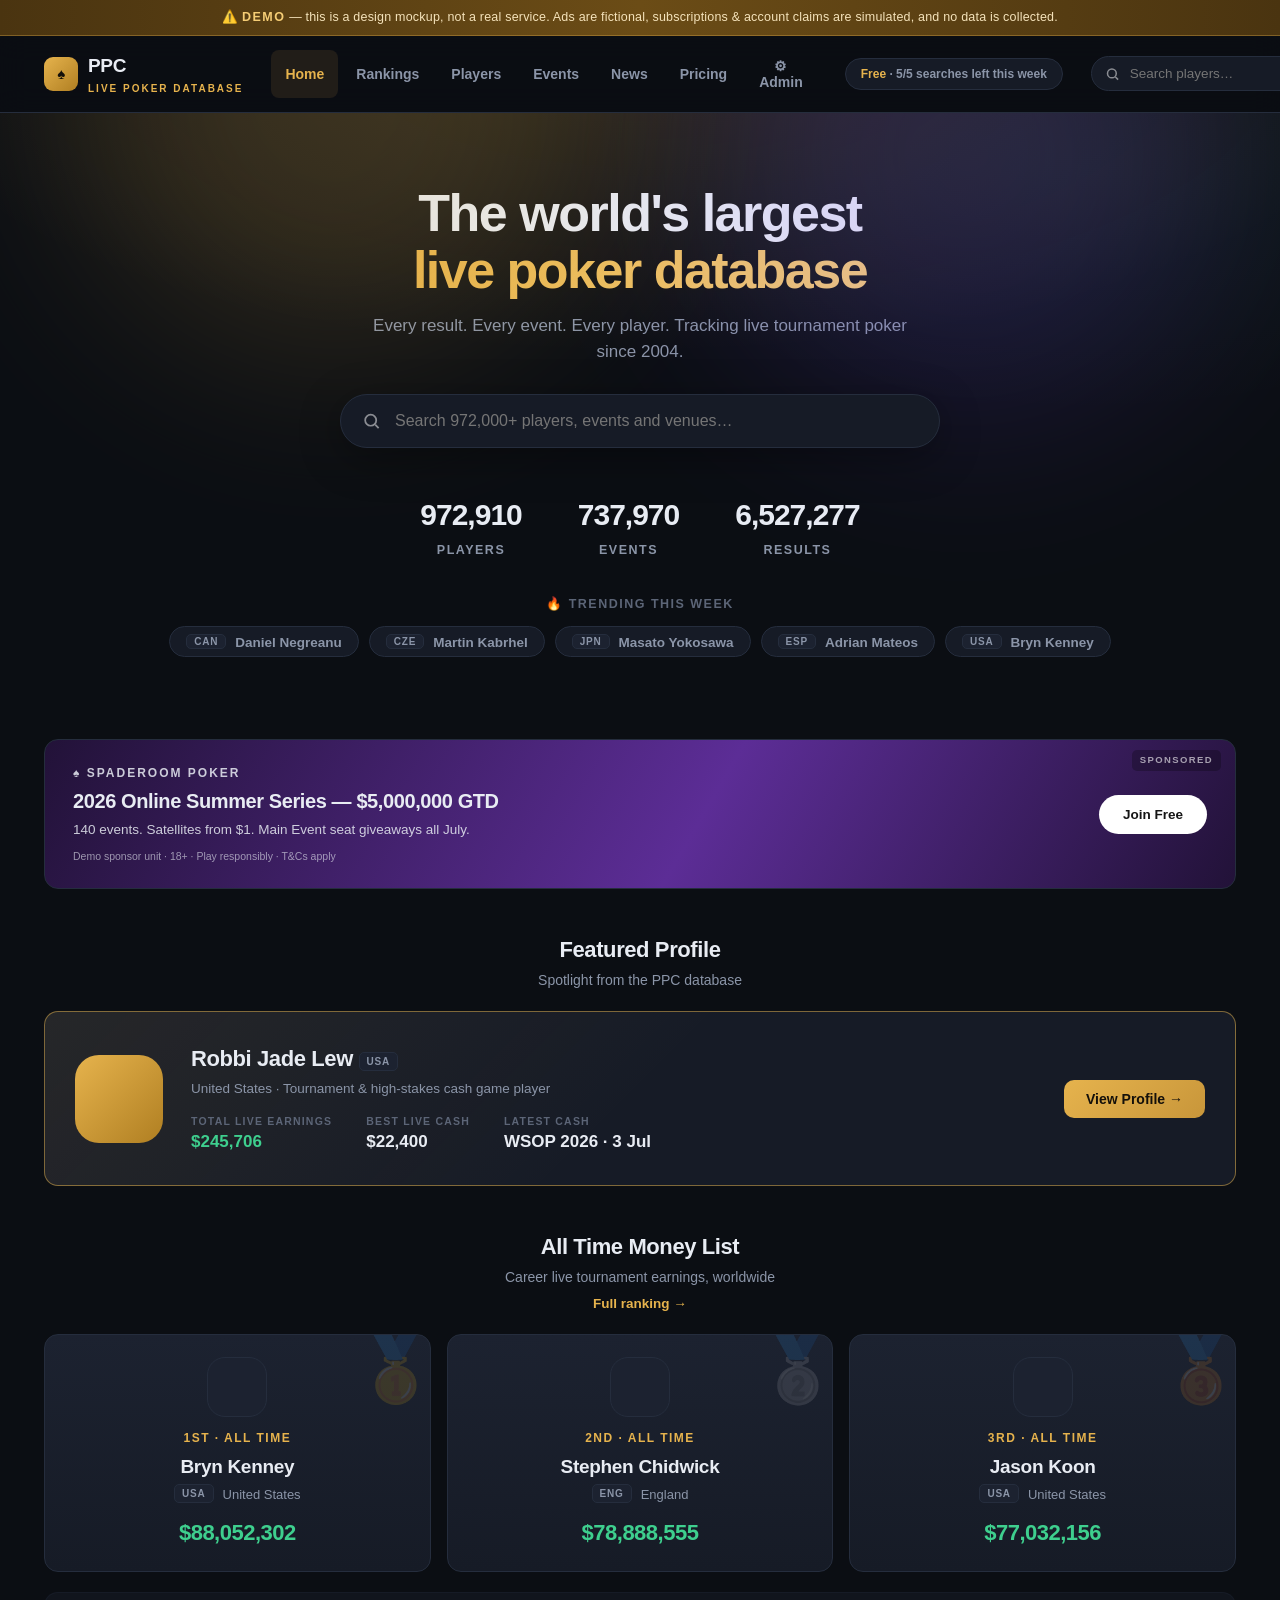
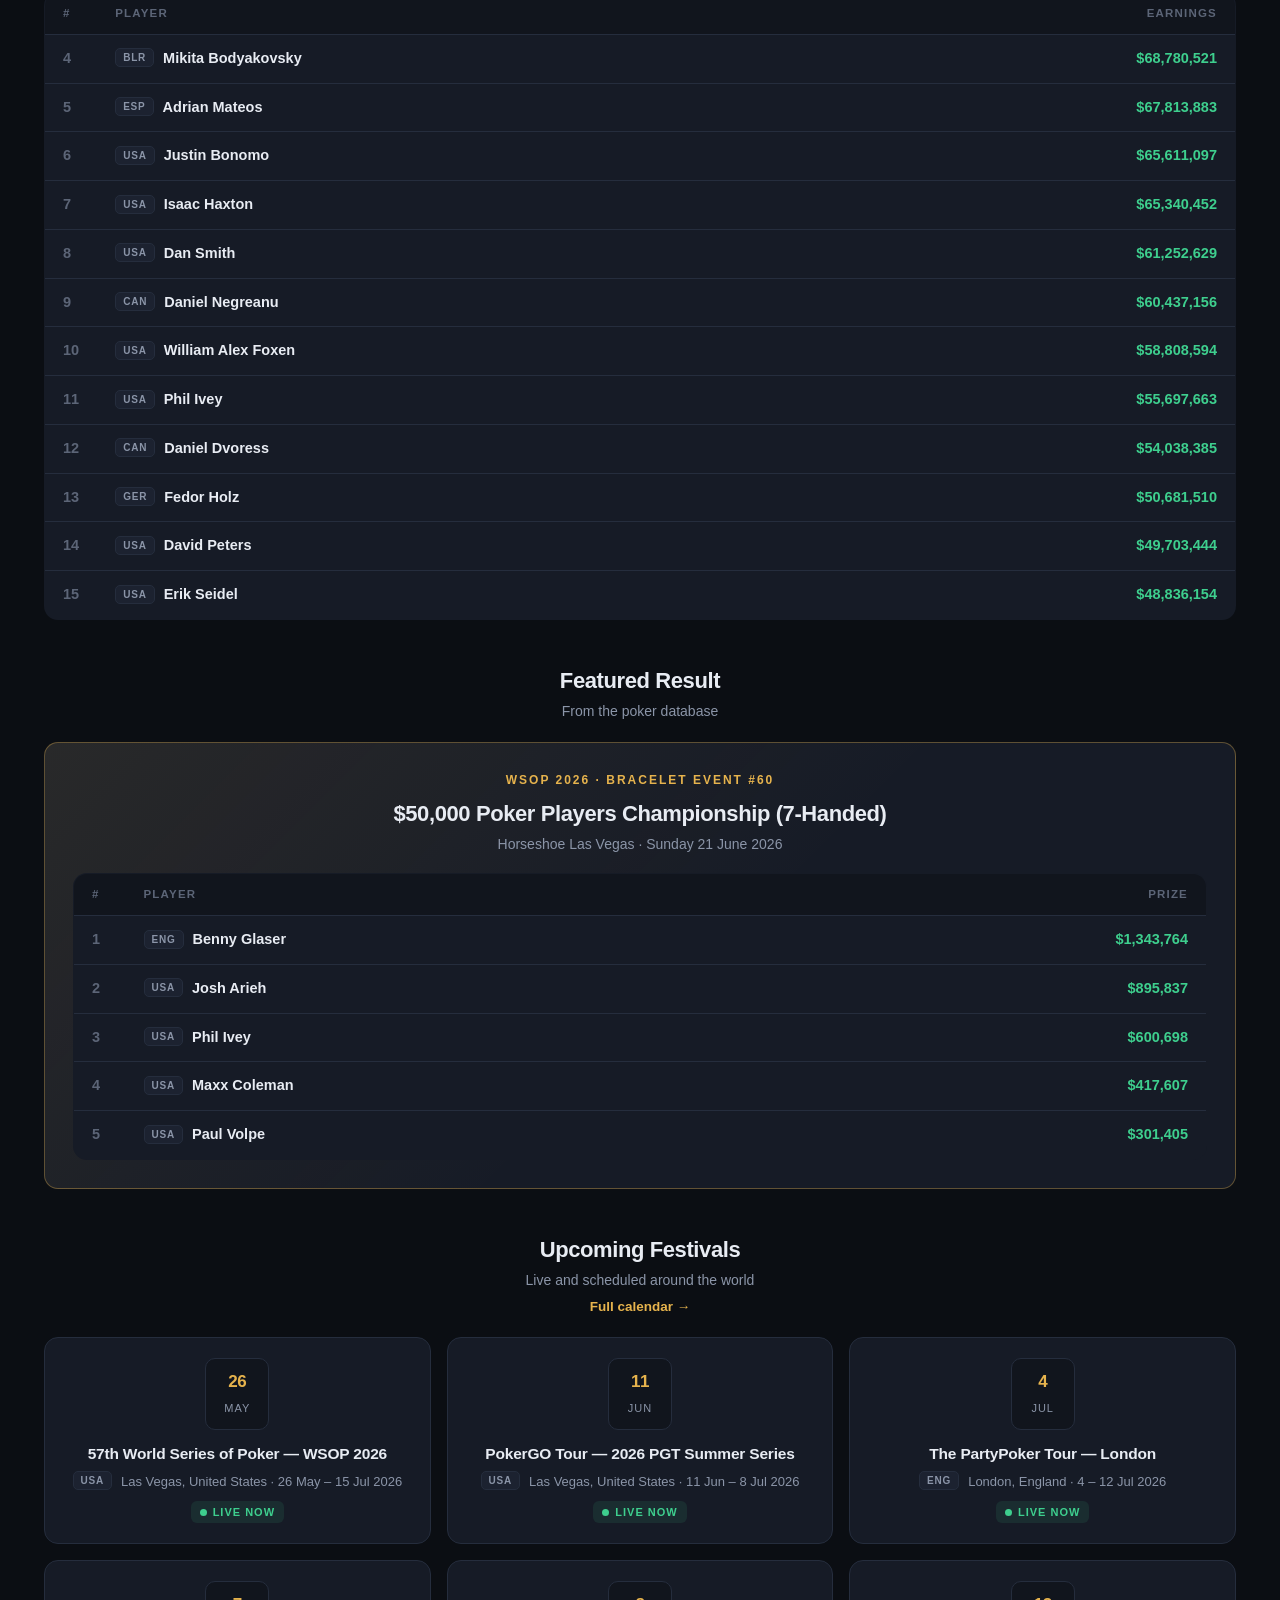
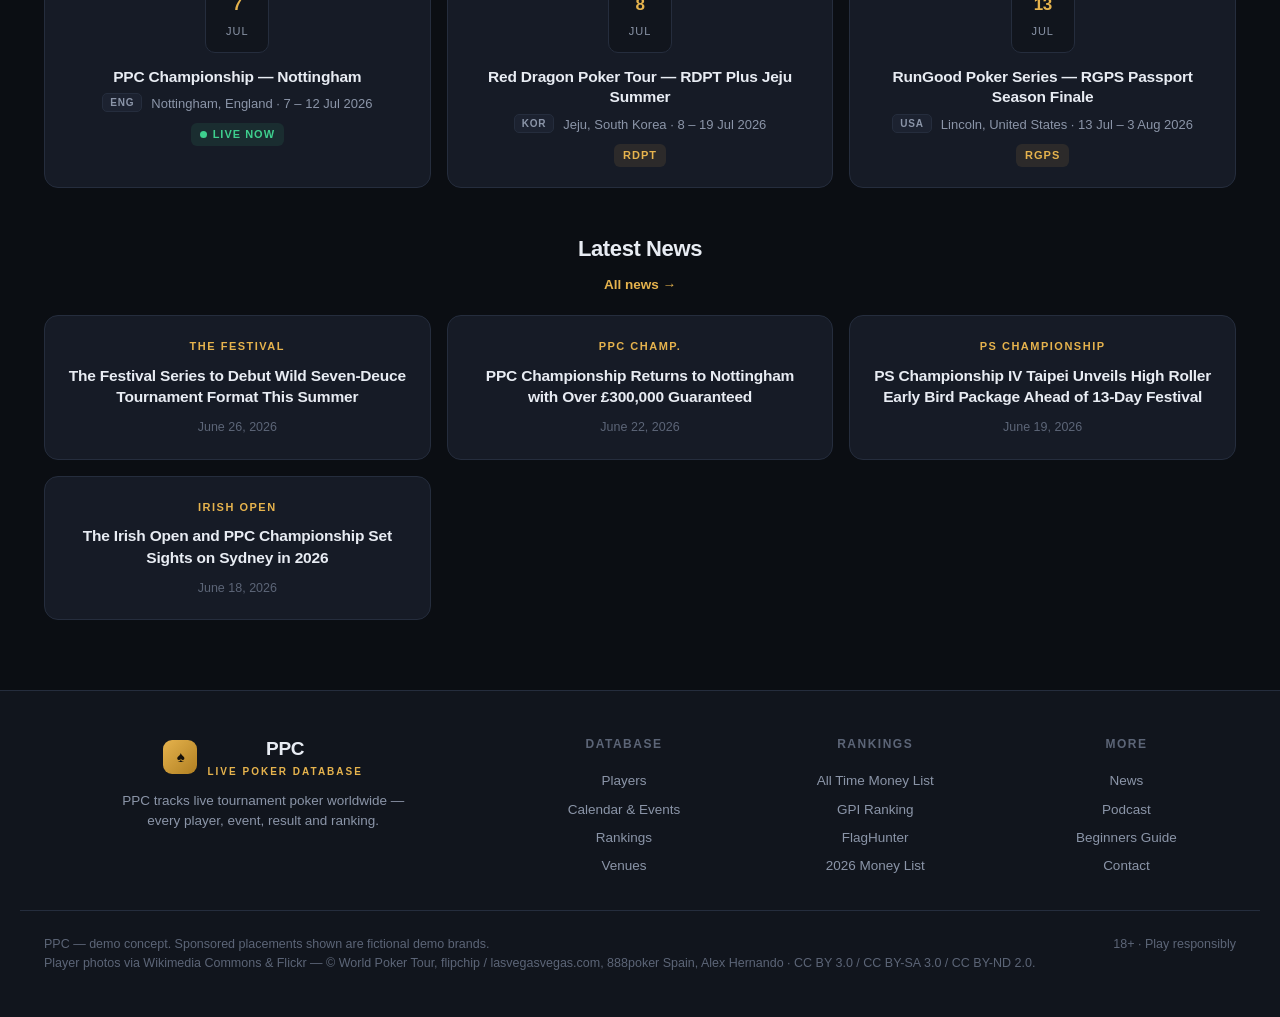
<file: mock/index.html>
<!DOCTYPE html>
<html lang="en">
<head>
<meta charset="UTF-8">
<meta name="viewport" content="width=device-width, initial-scale=1.0">
<title>PPC — Live Poker Database | ppc.casino</title>
<style>
:root{
  --bg:#0b0e13; --bg2:#11151d; --card:#161b26; --card2:#1c2230;
  --border:#252d3d; --text:#e8ecf3; --muted:#8b95a8; --dim:#5c6577;
  --gold:#e6b34d; --gold2:#f5cd75; --green:#3ecf8e; --red:#f06a6a;
  --radius:14px; --font:'Inter',-apple-system,BlinkMacSystemFont,'Segoe UI',Roboto,sans-serif;
}
*{margin:0;padding:0;box-sizing:border-box}
html{scroll-behavior:smooth}
body{background:var(--bg);color:var(--text);font-family:var(--font);line-height:1.5;-webkit-font-smoothing:antialiased}
a{color:inherit;text-decoration:none}
button{font-family:inherit;cursor:pointer}

/* ---------- DEMO BANNER ---------- */
.demobar{background:linear-gradient(90deg,#4a3410,#6b4c16,#4a3410);color:#f5e3bb;text-align:center;font-size:12.5px;padding:8px 16px;letter-spacing:.2px;border-bottom:1px solid rgba(230,179,77,.35)}
.demobar b{color:var(--gold2);letter-spacing:1.5px}

/* ---------- NAV ---------- */
header{position:sticky;top:0;z-index:100;background:rgba(11,14,19,.85);backdrop-filter:blur(14px);border-bottom:1px solid var(--border)}
.nav{max-width:1240px;margin:0 auto;display:flex;align-items:center;gap:28px;padding:14px 24px}
.logo{display:flex;align-items:center;gap:10px;font-weight:800;font-size:19px;letter-spacing:-.3px;cursor:pointer;white-space:nowrap}
.logo .chip{width:34px;height:34px;border-radius:9px;background:linear-gradient(135deg,var(--gold),#b07f22);display:grid;place-items:center;color:#14100a;font-size:15px;font-weight:900}
.logo small{color:var(--gold);font-weight:600;font-size:10px;letter-spacing:2px;display:block;text-transform:uppercase}
nav.links{display:flex;gap:4px;flex:1}
nav.links button{background:none;border:none;color:var(--muted);font-size:14px;font-weight:600;padding:8px 14px;border-radius:8px;transition:.15s}
nav.links button:hover{color:var(--text);background:var(--card)}
nav.links button.active{color:var(--gold);background:rgba(230,179,77,.1)}
.navsearch{position:relative}
.navsearch input{background:var(--card);border:1px solid var(--border);border-radius:99px;color:var(--text);padding:9px 16px 9px 38px;font-size:13.5px;width:230px;outline:none;transition:.2s}
.navsearch input:focus{border-color:var(--gold);width:280px}
.navsearch svg{position:absolute;left:14px;top:50%;transform:translateY(-50%);opacity:.5}
.navsearch .results{position:absolute;top:110%;right:0;width:300px;background:var(--card2);border:1px solid var(--border);border-radius:12px;overflow:hidden;box-shadow:0 16px 40px rgba(0,0,0,.5);display:none}
.navsearch .results.open{display:block}
.navsearch .results a{display:flex;justify-content:space-between;align-items:center;padding:10px 14px;font-size:13.5px;border-bottom:1px solid var(--border);cursor:pointer}
.navsearch .results a:last-child{border-bottom:none}
.navsearch .results a:hover{background:var(--card)}
.navsearch .results .flag{margin-right:8px}
.navsearch .results .money{color:var(--green);font-size:12px;font-weight:600}

/* ---------- LAYOUT ---------- */
.wrap{max-width:1240px;margin:0 auto;padding:0 24px}
.view{display:none;animation:fade .25s ease}
.view.active{display:block}
@keyframes fade{from{opacity:0;transform:translateY(6px)}to{opacity:1;transform:none}}
section{margin:44px 0}
h2.sec{font-size:22px;font-weight:800;letter-spacing:-.4px;margin-bottom:4px;text-align:center}
p.sub{color:var(--muted);font-size:14px;margin-bottom:20px;text-align:center}
.sechead{display:flex;flex-direction:column;align-items:center;gap:6px;text-align:center;margin-bottom:20px}
.sechead .more{color:var(--gold);font-size:13.5px;font-weight:600;cursor:pointer}
.sechead .more:hover{color:var(--gold2)}

/* ---------- HERO ---------- */
.hero{padding:72px 0 56px;text-align:center;background:
  radial-gradient(ellipse 60% 50% at 50% -10%,rgba(230,179,77,.13),transparent),
  radial-gradient(ellipse 40% 40% at 85% 10%,rgba(62,207,142,.06),transparent)}
.hero h1{font-size:clamp(32px,5vw,52px);font-weight:900;letter-spacing:-1.5px;line-height:1.1}
.hero h1 span{background:linear-gradient(90deg,var(--gold),var(--gold2));-webkit-background-clip:text;background-clip:text;color:transparent}
.hero p{color:var(--muted);font-size:17px;margin:14px auto 30px;max-width:560px}
.herosearch{max-width:600px;margin:0 auto;position:relative}
.herosearch input{width:100%;background:var(--card);border:1px solid var(--border);border-radius:99px;padding:17px 26px 17px 54px;color:var(--text);font-size:16px;outline:none;box-shadow:0 10px 40px rgba(0,0,0,.35);transition:.2s}
.herosearch input:focus{border-color:var(--gold)}
.herosearch svg{position:absolute;left:22px;top:50%;transform:translateY(-50%);opacity:.5}
.stats{display:flex;justify-content:center;gap:56px;margin-top:44px;flex-wrap:wrap}
.stat b{display:block;font-size:30px;font-weight:800;letter-spacing:-1px;font-variant-numeric:tabular-nums}
.stat span{color:var(--muted);font-size:12.5px;text-transform:uppercase;letter-spacing:1.5px;font-weight:600}
.trend{display:flex;gap:10px;justify-content:center;flex-wrap:wrap;margin-top:34px}
.trend .lbl{color:var(--dim);font-size:12.5px;text-transform:uppercase;letter-spacing:1.5px;font-weight:700;width:100%;margin-bottom:2px}
.pill{background:var(--card);border:1px solid var(--border);border-radius:99px;padding:7px 16px;font-size:13.5px;font-weight:600;color:var(--muted);cursor:pointer;transition:.15s}
.pill:hover{border-color:var(--gold);color:var(--text)}

/* ---------- PODIUM / RANK TABLES ---------- */
.podium{display:grid;grid-template-columns:repeat(3,1fr);gap:16px;margin-bottom:20px}
.pod{background:linear-gradient(180deg,var(--card2),var(--card));border:1px solid var(--border);border-radius:var(--radius);padding:22px;position:relative;overflow:hidden;cursor:pointer;transition:.2s;text-align:center}
.pod:hover{transform:translateY(-3px);border-color:rgba(230,179,77,.5)}
.pod .medal{position:absolute;top:-14px;right:-6px;font-size:64px;opacity:.14}
.pod .pav{width:60px;height:60px;border-radius:18px;margin:0 auto 12px;overflow:hidden;border:1px solid var(--border);background:var(--card2)}
.avimg{width:100%;height:100%;object-fit:cover;border-radius:inherit;display:block}
.pod .rank{font-size:12px;font-weight:800;letter-spacing:1.5px;color:var(--gold);text-transform:uppercase}
.pod h3{font-size:19px;font-weight:800;margin:6px 0 2px;letter-spacing:-.3px}
.pod .country{color:var(--muted);font-size:13px}
.pod .money{font-size:22px;font-weight:800;color:var(--green);margin-top:12px;font-variant-numeric:tabular-nums;letter-spacing:-.5px}
table.rank{width:100%;border-collapse:collapse;background:var(--card);border:1px solid var(--border);border-radius:var(--radius);overflow:hidden;font-size:14.5px}
table.rank th{text-align:left;padding:12px 18px;color:var(--dim);font-size:11.5px;text-transform:uppercase;letter-spacing:1.2px;background:var(--bg2);border-bottom:1px solid var(--border)}
table.rank td{padding:13px 18px;border-bottom:1px solid var(--border);text-align:left}
table.rank tr:last-child td{border-bottom:none}
table.rank tbody tr{cursor:pointer;transition:.12s}
table.rank tbody tr:hover{background:var(--card2)}
td.pos{color:var(--dim);font-weight:700;width:52px;font-variant-numeric:tabular-nums}
table.rank td.money{color:var(--green);font-weight:700;text-align:right;font-variant-numeric:tabular-nums}
.mv{font-size:12px;font-weight:800;margin-left:8px}
.mv.up{color:var(--green)} .mv.dn{color:var(--red)} .mv.eq{color:var(--dim)}
.playerName{font-weight:700}
.flag{display:inline-block;background:var(--card2);border:1px solid var(--border);border-radius:5px;padding:1px 7px;font-size:10px;font-weight:800;letter-spacing:.8px;color:var(--muted);vertical-align:1.5px;margin-right:9px}
.delta{color:var(--dim);font-size:12.5px;text-align:right}

/* ---------- CARDS GRID ---------- */
.grid2{display:grid;grid-template-columns:1fr 1fr;gap:24px}
.card{background:var(--card);border:1px solid var(--border);border-radius:var(--radius);padding:24px}

/* ---------- EVENTS ---------- */
.filters{display:flex;gap:8px;flex-wrap:wrap;margin-bottom:20px;justify-content:center}
.filters .pill.on{background:rgba(230,179,77,.12);border-color:var(--gold);color:var(--gold)}
.evgrid{display:grid;grid-template-columns:repeat(auto-fill,minmax(340px,1fr));gap:16px}
.ev{background:var(--card);border:1px solid var(--border);border-radius:var(--radius);padding:20px;display:flex;flex-direction:column;align-items:center;text-align:center;gap:14px;transition:.2s;cursor:pointer}
.ev:hover{border-color:rgba(230,179,77,.5);transform:translateY(-2px)}
.ev .date{min-width:64px;text-align:center;background:var(--bg2);border:1px solid var(--border);border-radius:10px;padding:10px 14px;height:fit-content}
.ev .date b{display:block;font-size:17px;color:var(--gold);letter-spacing:-.5px}
.ev .date span{font-size:11px;color:var(--muted);text-transform:uppercase;letter-spacing:1px}
.ev h4{font-size:15.5px;font-weight:700;letter-spacing:-.2px;line-height:1.35}
.ev .meta{color:var(--muted);font-size:13px;margin-top:6px}
.ev .tag{display:inline-block;margin-top:10px;font-size:11px;font-weight:700;letter-spacing:1px;text-transform:uppercase;color:var(--gold);background:rgba(230,179,77,.1);border-radius:6px;padding:3px 9px}
.ev.live .tag{color:var(--green);background:rgba(62,207,142,.1)}
.livedot{display:inline-block;width:7px;height:7px;border-radius:50%;background:var(--green);margin-right:6px;animation:pulse 1.6s infinite}
@keyframes pulse{0%,100%{opacity:1}50%{opacity:.3}}

/* ---------- FEATURED RESULT ---------- */
.featured{background:linear-gradient(135deg,rgba(230,179,77,.09),transparent 55%),var(--card);border:1px solid rgba(230,179,77,.35);border-radius:var(--radius);padding:28px;text-align:center}
.featured .kicker{color:var(--gold);font-size:12px;font-weight:800;letter-spacing:2px;text-transform:uppercase}
.featured h3{font-size:22px;font-weight:800;letter-spacing:-.4px;margin:8px 0 4px}
.featured .meta{color:var(--muted);font-size:14px;margin-bottom:18px}

/* ---------- NEWS ---------- */
.newsgrid{display:grid;grid-template-columns:repeat(auto-fill,minmax(300px,1fr));gap:16px}
.news{background:var(--card);border:1px solid var(--border);border-radius:var(--radius);padding:22px;transition:.2s;cursor:pointer;display:flex;flex-direction:column;gap:10px;text-align:center;align-items:center}
.news:hover{border-color:rgba(230,179,77,.45);transform:translateY(-2px)}
.news .cat{font-size:11px;font-weight:800;letter-spacing:1.5px;text-transform:uppercase;color:var(--gold)}
.news h4{font-size:15.5px;font-weight:700;line-height:1.4;letter-spacing:-.2px;flex:1}
.news .date{color:var(--dim);font-size:12.5px}

/* ---------- PLAYERS ---------- */
.pgrid{display:grid;grid-template-columns:repeat(auto-fill,minmax(250px,1fr));gap:16px}
.pcard{background:var(--card);border:1px solid var(--border);border-radius:var(--radius);padding:22px;cursor:pointer;transition:.2s;text-align:center}
.pcard .avatar{margin-left:auto;margin-right:auto}
.pcard:hover{border-color:rgba(230,179,77,.5);transform:translateY(-3px)}
.pcard .avatar{width:52px;height:52px;border-radius:14px;background:linear-gradient(135deg,var(--card2),var(--bg2));border:1px solid var(--border);display:grid;place-items:center;font-size:19px;font-weight:800;color:var(--gold);margin-bottom:14px}
.pcard h4{font-size:16.5px;font-weight:800;letter-spacing:-.3px}
.pcard .country{color:var(--muted);font-size:13px;margin:2px 0 12px}
.pcard .row{display:flex;justify-content:space-between;font-size:13px;padding:6px 0;border-top:1px solid var(--border)}
.pcard .row span{color:var(--dim)} .pcard .row b{font-variant-numeric:tabular-nums}
.pcard .row b.g{color:var(--green)}
.searchbar{position:relative;max-width:420px;margin:0 auto 22px}
.searchbar input{width:100%;background:var(--card);border:1px solid var(--border);border-radius:10px;padding:12px 16px 12px 42px;color:var(--text);font-size:14.5px;outline:none}
.searchbar input:focus{border-color:var(--gold)}
.searchbar svg{position:absolute;left:14px;top:50%;transform:translateY(-50%);opacity:.5}

/* ---------- PROFILE ---------- */
.profhero{display:flex;flex-direction:column;gap:18px;align-items:center;text-align:center;padding:36px 0 28px;border-bottom:1px solid var(--border);margin-bottom:28px}
.profhero .avatar{width:96px;height:96px;border-radius:24px;background:linear-gradient(135deg,var(--gold),#b07f22);display:grid;place-items:center;font-size:34px;font-weight:900;color:#14100a}
.profhero h1{font-size:34px;font-weight:900;letter-spacing:-1px}
.profhero .meta{color:var(--muted);font-size:15px;margin-top:4px}
.back{background:none;border:none;color:var(--gold);font-size:13.5px;font-weight:700;padding:20px 0 0;display:flex;align-items:center;gap:6px}
.statcards{display:grid;grid-template-columns:repeat(auto-fit,minmax(190px,1fr));gap:16px;margin-bottom:32px}
.scard{background:var(--card);border:1px solid var(--border);border-radius:var(--radius);padding:20px;text-align:center}
.scard span{color:var(--dim);font-size:11.5px;text-transform:uppercase;letter-spacing:1.3px;font-weight:700}
.scard b{display:block;font-size:24px;font-weight:800;margin-top:6px;letter-spacing:-.5px;font-variant-numeric:tabular-nums}
.scard b.g{color:var(--green)} .scard b.gold{color:var(--gold)}
.note{color:var(--dim);font-size:12.5px;margin-top:24px;text-align:center}

/* ---------- BUY-IN TRACKER ---------- */
.tracker{background:var(--card);border:1px solid var(--border);border-radius:var(--radius);padding:28px;margin-top:36px}
.biform{display:flex;gap:10px;flex-wrap:wrap;justify-content:center;margin-bottom:22px}
.biform input{background:var(--bg2);border:1px solid var(--border);border-radius:10px;color:var(--text);padding:11px 14px;font-size:14px;outline:none}
.biform input:focus{border-color:var(--gold)}
.biform input[type=number]{width:130px}
.biform input[type=date]{color-scheme:dark}
.btn{background:linear-gradient(135deg,var(--gold),#c8963a);border:none;border-radius:10px;color:#14100a;font-weight:800;font-size:14px;padding:11px 22px;transition:.15s}
.btn:hover{filter:brightness(1.1)}
.profit-pos{color:var(--green)!important} .profit-neg{color:var(--red)!important}
.bidel{background:none;border:none;color:var(--dim);font-size:15px;padding:4px 8px;border-radius:6px}
.bidel:hover{color:var(--red);background:rgba(240,106,106,.1)}
.empty{color:var(--dim);font-size:13.5px;text-align:center;padding:18px 0}
.csvbox{width:100%;min-height:170px;background:var(--bg2);border:1px solid var(--border);border-radius:10px;color:var(--text);padding:14px;font-family:ui-monospace,Consolas,monospace;font-size:13px;outline:none;resize:vertical}
.csvbox:focus{border-color:var(--gold)}
.btn.ghost{background:var(--card2);color:var(--text);border:1px solid var(--border)}
.btn.danger{background:rgba(240,106,106,.12);color:var(--red);border:1px solid rgba(240,106,106,.35)}
.status{text-align:center;font-size:13.5px;font-weight:600;margin:14px 0;color:var(--green)}
.status.err{color:var(--red)}
.fmtnote{background:var(--bg2);border:1px solid var(--border);border-radius:10px;padding:14px 18px;font-size:13px;color:var(--muted);text-align:center;margin-bottom:16px}
.fmtnote code{color:var(--gold);font-family:ui-monospace,Consolas,monospace}

/* ---------- FEATURED PROFILE ---------- */
.featpro{background:linear-gradient(135deg,rgba(230,179,77,.08),transparent 50%),var(--card);border:1px solid rgba(230,179,77,.5);border-radius:var(--radius);padding:30px;display:flex;align-items:center;gap:28px;cursor:pointer;transition:.2s;text-align:left;animation:featpulse 2.6s ease-in-out infinite}
@keyframes featpulse{0%,100%{box-shadow:0 0 0 0 rgba(230,179,77,.4)}50%{box-shadow:0 0 0 16px rgba(230,179,77,0)}}
.featpro:hover{transform:translateY(-3px);box-shadow:0 16px 46px rgba(0,0,0,.35);border-color:var(--gold)}
.favatar{width:88px;height:88px;min-width:88px;border-radius:24px;background:linear-gradient(135deg,var(--gold),#b07f22);display:grid;place-items:center;font-size:26px;font-weight:900;color:#14100a}
.fpinfo{flex:1}
.fpinfo h3{font-size:22px;font-weight:900;letter-spacing:-.4px}
.fpinfo>p{color:var(--muted);font-size:13.5px;margin:4px 0 14px}
.fpstats{display:flex;gap:34px;flex-wrap:wrap}
.fpstats span{display:block;color:var(--dim);font-size:10.5px;text-transform:uppercase;letter-spacing:1.2px;font-weight:700}
.fpstats b{font-size:17px;font-weight:800;font-variant-numeric:tabular-nums}
.fpstats b.g{color:var(--green)}
@media(max-width:900px){.featpro{flex-direction:column;text-align:center}.fpstats{justify-content:center}}

/* ---------- SPONSOR AD UNITS (demo) ---------- */
.ad{position:relative;border-radius:var(--radius);overflow:hidden;border:1px solid var(--border);margin:26px 0;display:flex;align-items:center;justify-content:space-between;gap:20px;padding:24px 28px;text-align:left;transition:.2s}
.ad:hover{transform:translateY(-2px);box-shadow:0 14px 40px rgba(0,0,0,.35)}
.ad .adlabel{position:absolute;top:10px;right:14px;font-size:9.5px;letter-spacing:1.4px;text-transform:uppercase;color:rgba(255,255,255,.6);font-weight:800;background:rgba(0,0,0,.25);padding:3px 8px;border-radius:5px}
.ad .brand{font-size:12px;font-weight:800;letter-spacing:2px;text-transform:uppercase;opacity:.85}
.ad h4{font-size:20px;font-weight:900;letter-spacing:-.4px;margin-top:4px}
.ad p{font-size:13.5px;opacity:.85;margin-top:4px}
.ad small{display:block;font-size:10.5px;opacity:.6;margin-top:8px}
.ad .cta{background:#fff;color:#151515;font-weight:800;border:none;border-radius:99px;padding:12px 24px;font-size:13.5px;white-space:nowrap;cursor:pointer;transition:.15s}
.ad .cta:hover{transform:scale(1.04)}
.ad .art{font-size:44px;line-height:1;filter:drop-shadow(0 6px 14px rgba(0,0,0,.4))}
.ad.gold{background:linear-gradient(120deg,#38290d,#96731f 55%,#38290d)}
.ad.purple{background:linear-gradient(120deg,#221238,#5c2d96 55%,#221238)}
.ad.teal{background:linear-gradient(120deg,#0b2b28,#177066 55%,#0b2b28)}
.ad.crimson{background:linear-gradient(120deg,#33101a,#93304a 55%,#33101a)}
body.adfree .ad{display:none}

/* ---------- PRICING ---------- */
.plans{display:grid;grid-template-columns:repeat(auto-fit,minmax(260px,1fr));gap:22px;margin-top:26px}
.plan{background:var(--card);border:1px solid var(--border);border-radius:20px;padding:34px 28px;display:flex;flex-direction:column;position:relative;transition:.2s}
.plan:hover{transform:translateY(-4px)}
.plan.hot{border-color:var(--gold);box-shadow:0 0 50px rgba(230,179,77,.14);background:linear-gradient(180deg,rgba(230,179,77,.06),transparent 40%),var(--card)}
.plan .tag{position:absolute;top:-13px;left:50%;transform:translateX(-50%);background:linear-gradient(135deg,var(--gold),#c8963a);color:#14100a;font-size:11px;font-weight:800;padding:5px 16px;border-radius:99px;letter-spacing:1px;white-space:nowrap}
.plan h3{font-size:19px;font-weight:800}
.plan .price{font-size:40px;font-weight:900;letter-spacing:-1.5px;margin:12px 0 0}
.plan .price span{font-size:14px;color:var(--muted);font-weight:600;letter-spacing:0}
.plan ul{list-style:none;margin:20px 0 24px;text-align:left;flex:1}
.plan li{padding:8px 0;font-size:14px;color:var(--muted);border-bottom:1px solid var(--border)}
.plan li:last-child{border-bottom:none}
.plan li b{color:var(--text)}
.plan li::before{content:"✓";color:var(--green);font-weight:800;margin-right:10px}
.plan .btn.cur{background:var(--card2);color:var(--muted);border:1px solid var(--border);cursor:default}

/* ---------- ACCOUNT CLAIM ---------- */
.claimbox{display:flex;justify-content:space-between;align-items:center;gap:18px;background:var(--bg2);border:1px dashed var(--border);border-radius:12px;padding:16px 22px;margin-bottom:22px;text-align:left}
.claimbox.owned{border:1px solid rgba(62,207,142,.45);background:linear-gradient(135deg,rgba(62,207,142,.06),transparent 60%),var(--bg2)}
.claimbox b{font-size:14.5px}
.claimbox .ok{color:var(--green)}
.claimbox p{color:var(--muted);font-size:12.5px;margin-top:3px}
.claimbox .btn{white-space:nowrap}
.claimbox .btn:disabled{opacity:.55;cursor:default}
.minput{width:100%;background:var(--bg2);border:1px solid var(--border);border-radius:10px;color:var(--text);padding:13px 14px;font-size:14.5px;outline:none;margin-bottom:8px;text-align:center}
.minput:focus{border-color:var(--gold)}

/* ---------- PAYWALL MODAL ---------- */
.overlay{position:fixed;inset:0;background:rgba(5,7,10,.75);backdrop-filter:blur(7px);display:none;place-items:center;z-index:300}
.overlay.open{display:grid}
.modal{background:var(--card2);border:1px solid var(--border);border-radius:22px;max-width:440px;width:92%;padding:38px;text-align:center;box-shadow:0 30px 90px rgba(0,0,0,.65)}
.modal .lock{font-size:42px}
.modal h3{font-size:23px;font-weight:900;margin:14px 0 8px;letter-spacing:-.4px}
.modal p{color:var(--muted);font-size:14.5px;margin-bottom:8px}
.modal .btn{width:100%;margin-top:12px}

/* ---------- PLAN BADGE ---------- */
.planchip{background:var(--card);border:1px solid var(--border);border-radius:99px;padding:8px 15px;font-size:12px;font-weight:700;color:var(--muted);cursor:pointer;white-space:nowrap;transition:.15s}
.planchip b{color:var(--gold)}
.planchip:hover{border-color:var(--gold)}

/* ---------- MODERN POLISH ---------- */
::selection{background:rgba(230,179,77,.35)}
body::-webkit-scrollbar{width:11px}
body::-webkit-scrollbar-track{background:var(--bg)}
body::-webkit-scrollbar-thumb{background:var(--card2);border-radius:99px;border:2px solid var(--bg)}
.hero{position:relative;overflow:hidden}
.hero .orb{position:absolute;width:520px;height:520px;border-radius:50%;filter:blur(100px);opacity:.16;pointer-events:none;animation:float 16s ease-in-out infinite}
.orb.a{background:var(--gold);top:-280px;left:6%}
.orb.b{background:#7b4dff;top:-220px;right:4%;animation-delay:-8s}
@keyframes float{0%,100%{transform:translateY(0) scale(1)}50%{transform:translateY(70px) scale(1.08)}}

/* ---------- FOOTER ---------- */
footer{border-top:1px solid var(--border);margin-top:70px;padding:44px 0;background:var(--bg2)}
.fgrid{display:grid;grid-template-columns:2fr 1fr 1fr 1fr;gap:32px}
.fgrid{text-align:center}
.fgrid .logo{justify-content:center}
.fgrid p{margin-left:auto;margin-right:auto}
.fgrid h5{font-size:12px;letter-spacing:1.5px;text-transform:uppercase;color:var(--dim);margin-bottom:14px}
.fgrid a{display:block;color:var(--muted);font-size:13.5px;padding:4px 0}
.fgrid a:hover{color:var(--text)}
.fgrid p{color:var(--muted);font-size:13.5px;max-width:300px;margin-top:12px}
.fbottom{max-width:1240px;margin:30px auto 0;padding:24px 24px 0;border-top:1px solid var(--border);color:var(--dim);font-size:12.5px;display:flex;justify-content:space-between;flex-wrap:wrap;gap:10px}

@media(max-width:900px){
  .grid2,.podium,.fgrid{grid-template-columns:1fr}
  nav.links{display:none}
  .navsearch input{width:150px}
  .profhero{flex-direction:column;text-align:center}
}
</style>
</head>
<body>

<div class="demobar">⚠️ <b>DEMO</b> — this is a design mockup, not a real service. Ads are fictional, subscriptions &amp; account claims are simulated, and no data is collected.</div>

<header>
  <div class="nav">
    <div class="logo" onclick="go('home')">
      <div class="chip">♠</div>
      <div>PPC<small>Live Poker Database</small></div>
    </div>
    <nav class="links">
      <button data-v="home" class="active" onclick="go('home')">Home</button>
      <button data-v="rankings" onclick="go('rankings')">Rankings</button>
      <button data-v="players" onclick="go('players')">Players</button>
      <button data-v="events" onclick="go('events')">Events</button>
      <button data-v="news" onclick="go('news')">News</button>
      <button data-v="pricing" onclick="go('pricing')">Pricing</button>
      <button data-v="admin" onclick="go('admin')">⚙ Admin</button>
    </nav>
    <button class="planchip" id="planBadge" onclick="go('pricing')"></button>
    <div class="navsearch">
      <svg width="15" height="15" viewBox="0 0 24 24" fill="none" stroke="#fff" stroke-width="2.4"><circle cx="11" cy="11" r="7"/><path d="m21 21-4.3-4.3"/></svg>
      <input id="navq" placeholder="Search players…" autocomplete="off">
      <div class="results" id="navres"></div>
    </div>
  </div>
</header>

<!-- ============ HOME ============ -->
<div class="view active" id="v-home">
  <div class="hero">
    <div class="orb a"></div><div class="orb b"></div>
    <div class="wrap">
      <h1>The world's largest<br><span>live poker database</span></h1>
      <p>Every result. Every event. Every player. Tracking live tournament poker since 2004.</p>
      <div class="herosearch">
        <svg width="19" height="19" viewBox="0 0 24 24" fill="none" stroke="#fff" stroke-width="2.2"><circle cx="11" cy="11" r="7"/><path d="m21 21-4.3-4.3"/></svg>
        <input id="heroq" placeholder="Search 972,000+ players, events and venues…" autocomplete="off">
      </div>
      <div class="stats">
        <div class="stat"><b data-count="972910">0</b><span>Players</span></div>
        <div class="stat"><b data-count="737970">0</b><span>Events</span></div>
        <div class="stat"><b data-count="6527277">0</b><span>Results</span></div>
      </div>
      <div class="trend">
        <div class="lbl">🔥 Trending this week</div>
        <button class="pill" onclick="openProfile('Daniel Negreanu')"><span class="flag">CAN</span>Daniel Negreanu</button>
        <button class="pill" onclick="openProfile('Martin Kabrhel')"><span class="flag">CZE</span>Martin Kabrhel</button>
        <button class="pill" onclick="openProfile('Masato Yokosawa')"><span class="flag">JPN</span>Masato Yokosawa</button>
        <button class="pill" onclick="openProfile('Adrian Mateos')"><span class="flag">ESP</span>Adrian Mateos</button>
        <button class="pill" onclick="openProfile('Bryn Kenney')"><span class="flag">USA</span>Bryn Kenney</button>
      </div>
    </div>
  </div>

  <div class="wrap">
    <div class="ad purple">
      <div>
        <div class="brand">♠ SpadeRoom Poker</div>
        <h4>2026 Online Summer Series — $5,000,000 GTD</h4>
        <p>140 events. Satellites from $1. Main Event seat giveaways all July.</p>
        <small>Demo sponsor unit · 18+ · Play responsibly · T&amp;Cs apply</small>
      </div>
      <button class="cta">Join Free</button>
      <span class="adlabel">Sponsored</span>
    </div>

    <section>
      <div class="sechead">
        <div><h2 class="sec">Featured Profile</h2><p class="sub" style="margin:0">Spotlight from the PPC database</p></div>
      </div>
      <div class="featpro" onclick="openProfile('Robbi Jade Lew')">
        <div class="favatar"><img class="avimg" alt="Robbi Jade Lew" title="Photo: World Poker Tour (Flickr) · CC BY-ND 2.0" src="https://live.staticflickr.com/65535/52440430381_74ba025a8b_b.jpg" onerror="this.remove();this.parentElement&&(this.parentElement.textContent='RJL')"></div>
        <div class="fpinfo">
          <h3>Robbi Jade Lew <span class="flag">USA</span></h3>
          <p>United States · Tournament &amp; high-stakes cash game player</p>
          <div class="fpstats">
            <div><span>Total Live Earnings</span><b class="g">$245,706</b></div>
            <div><span>Best Live Cash</span><b>$22,400</b></div>
            <div><span>Latest Cash</span><b>WSOP 2026 · 3 Jul</b></div>
          </div>
        </div>
        <button class="btn">View Profile →</button>
      </div>
    </section>

    <section>
      <div class="sechead">
        <div><h2 class="sec">All Time Money List</h2><p class="sub" style="margin:0">Career live tournament earnings, worldwide</p></div>
        <span class="more" onclick="go('rankings')">Full ranking →</span>
      </div>
      <div class="podium" id="podium"></div>
      <table class="rank"><thead><tr><th>#</th><th>Player</th><th style="text-align:right">Earnings</th></tr></thead>
      <tbody id="homeRank"></tbody></table>
    </section>

    <section>
      <div class="sechead">
        <div><h2 class="sec">Featured Result</h2><p class="sub" style="margin:0">From the poker database</p></div>
      </div>
      <div class="featured">
        <div class="kicker">WSOP 2026 · Bracelet Event #60</div>
        <h3>$50,000 Poker Players Championship (7-Handed)</h3>
        <div class="meta">Horseshoe Las Vegas · Sunday 21 June 2026</div>
        <table class="rank"><thead><tr><th>#</th><th>Player</th><th style="text-align:right">Prize</th></tr></thead>
        <tbody>
          <tr onclick="openProfile('Benny Glaser')"><td class="pos">1</td><td class="playerName"><span class="flag">ENG</span>Benny Glaser</td><td class="money">$1,343,764</td></tr>
          <tr onclick="openProfile('Josh Arieh')"><td class="pos">2</td><td class="playerName"><span class="flag">USA</span>Josh Arieh</td><td class="money">$895,837</td></tr>
          <tr onclick="openProfile('Phil Ivey')"><td class="pos">3</td><td class="playerName"><span class="flag">USA</span>Phil Ivey</td><td class="money">$600,698</td></tr>
          <tr onclick="openProfile('Maxx Coleman')"><td class="pos">4</td><td class="playerName"><span class="flag">USA</span>Maxx Coleman</td><td class="money">$417,607</td></tr>
          <tr onclick="openProfile('Paul Volpe')"><td class="pos">5</td><td class="playerName"><span class="flag">USA</span>Paul Volpe</td><td class="money">$301,405</td></tr>
        </tbody></table>
      </div>
    </section>

    <section>
      <div class="sechead">
        <div><h2 class="sec">Upcoming Festivals</h2><p class="sub" style="margin:0">Live and scheduled around the world</p></div>
        <span class="more" onclick="go('events')">Full calendar →</span>
      </div>
      <div class="evgrid" id="homeEvents"></div>
    </section>

    <section>
      <div class="sechead">
        <div><h2 class="sec">Latest News</h2></div>
        <span class="more" onclick="go('news')">All news →</span>
      </div>
      <div class="newsgrid" id="homeNews"></div>
    </section>
  </div>
</div>

<!-- ============ RANKINGS ============ -->
<div class="view" id="v-rankings">
  <div class="wrap">
    <section>
      <h2 class="sec" style="font-size:28px">Rankings &amp; Leaderboards</h2>
      <p class="sub">Updated daily from the live poker database</p>
      <div class="filters" id="rankTabs">
        <button class="pill on" data-t="atml">All Time Money List · Top 100</button>
        <button class="pill" data-t="y26">2026 Money List · Top 100</button>
        <button class="pill" data-t="usa">USA All Time Money</button>
        <button class="pill" data-t="pop">Most Popular (7 days) · Top 50</button>
      </div>
      <div class="ad gold">
        <div class="art">🎰</div>
        <div>
          <div class="brand">RoyalAce Casino</div>
          <h4>200% Welcome Bonus up to $1,000 + 100 Free Spins</h4>
          <small>Demo sponsor unit · 18+ · Play responsibly · New players only · T&amp;Cs apply</small>
        </div>
        <button class="cta">Claim Bonus</button>
        <span class="adlabel">Sponsored</span>
      </div>
      <table class="rank"><thead id="rankHead"></thead><tbody id="rankBody"></tbody></table>
      <p class="note">Live rankings data, updated 8 July 2026.</p>
    </section>
  </div>
</div>

<!-- ============ PLAYERS ============ -->
<div class="view" id="v-players">
  <div class="wrap">
    <section>
      <h2 class="sec" style="font-size:28px">Poker Players</h2>
      <p class="sub">Browse profiles from the database</p>
      <div class="searchbar">
        <svg width="16" height="16" viewBox="0 0 24 24" fill="none" stroke="#fff" stroke-width="2.2"><circle cx="11" cy="11" r="7"/><path d="m21 21-4.3-4.3"/></svg>
        <input id="pq" placeholder="Filter by name or country…">
      </div>
      <div class="pgrid" id="pgrid"></div>
    </section>
  </div>
</div>

<!-- ============ PROFILE ============ -->
<div class="view" id="v-profile">
  <div class="wrap">
    <button class="back" onclick="go(lastView)">← Back</button>
    <div class="profhero">
      <div class="avatar" id="pfAvatar"></div>
      <div>
        <h1 id="pfName"></h1>
        <div class="meta" id="pfMeta"></div>
      </div>
    </div>
    <div class="statcards" id="pfStats"></div>
    <div id="pfResults"></div>

    <div class="tracker">
      <h2 class="sec">Buy-in Tracker</h2>
      <p class="sub">See your <b style="color:var(--gold)">true net profit</b> — not just gross cashes</p>
      <div id="claimArea"></div>
      <div class="biform" id="biForm">
        <input id="biEvent" placeholder="Event name" style="min-width:220px">
        <input id="biDate" type="date">
        <input id="biBuyin" type="number" min="0" step="1" placeholder="Buy-in $ (incl. re-entries)">
        <input id="biCash" type="number" min="0" step="1" placeholder="Cashed $ (0 if none)">
        <button class="btn" onclick="addBuyin()">+ Add entry</button>
      </div>
      <div class="statcards" id="biSummary"></div>
      <div id="biTableWrap"></div>
      <p class="note">Self-reported entries, stored privately in your browser. Net profit = total cashed − total buy-ins.</p>
    </div>
  </div>
</div>

<!-- ============ EVENTS ============ -->
<div class="view" id="v-events">
  <div class="wrap">
    <section>
      <h2 class="sec" style="font-size:28px">Calendar &amp; Events</h2>
      <p class="sub">Festivals live now and coming up worldwide</p>
      <div class="filters" id="evFilters">
        <button class="pill on" data-r="all">All regions</button>
        <button class="pill" data-r="Americas">Americas</button>
        <button class="pill" data-r="Europe">Europe</button>
        <button class="pill" data-r="Asia-Pacific">Asia-Pacific</button>
        <button class="pill" data-r="Africa">Africa</button>
      </div>
      <div class="ad teal">
        <div class="art">🃏</div>
        <div>
          <div class="brand">GrindHub Poker</div>
          <h4>Qualify online for every festival on this page</h4>
          <p>Daily satellites to WSOP, APT and PPC Championship stops from $2.20.</p>
          <small>Demo sponsor unit · 18+ · Play responsibly</small>
        </div>
        <button class="cta">See Satellites</button>
        <span class="adlabel">Sponsored</span>
      </div>
      <div class="evgrid" id="evgrid"></div>
    </section>
  </div>
</div>

<!-- ============ PRICING ============ -->
<div class="view" id="v-pricing">
  <div class="wrap">
    <section>
      <h2 class="sec" style="font-size:28px">Pricing</h2>
      <p class="sub">Search smarter. Upgrade any time — cancel any time.</p>
      <div class="plans">
        <div class="plan">
          <h3>Free</h3>
          <div class="price">$0<span> /forever</span></div>
          <ul>
            <li><b>5 searches</b> per week</li>
            <li>Full rankings &amp; leaderboards</li>
            <li>Player profiles &amp; results</li>
            <li>Buy-in tracker</li>
            <li>Sponsored placements shown</li>
          </ul>
          <button class="btn" id="btn-free" onclick="choosePlan('free')">Switch to Free</button>
        </div>
        <div class="plan">
          <h3>Pro</h3>
          <div class="price">$4.99<span> /month</span></div>
          <ul>
            <li><b>Up to 10 searches</b> per day</li>
            <li>Everything in Free</li>
            <li>Access to detailed tournament info</li>
            <li>Priority data updates</li>
          </ul>
          <button class="btn" id="btn-pro" onclick="choosePlan('pro')">Go Pro</button>
        </div>
        <div class="plan hot">
          <div class="tag">Most Popular</div>
          <h3>PPC +</h3>
          <div class="price">$9.99<span> /month</span></div>
          <ul>
            <li><b>Unlimited</b> searches</li>
            <li><b>100% ad-free</b> experience</li>
            <li>Everything in Pro</li>
            <li>Early access to new features</li>
            <li>Access to monthly sponsor freeroll</li>
            <li>Chance to win a stake in a sponsored pro</li>
          </ul>
          <button class="btn" id="btn-plus" onclick="choosePlan('plus')">Get PPC +</button>
        </div>
      </div>
      <p class="note" id="planNote">Demo only — no payment is taken. Your plan is stored in this browser.</p>
    </section>
  </div>
</div>

<!-- ============ ADMIN ============ -->
<div class="view" id="v-admin">
  <div class="wrap">
    <section>
      <h2 class="sec" style="font-size:28px">⚙ Admin — Bulk Upload</h2>
      <p class="sub">Import buy-ins &amp; results in bulk. Player profiles will show true net profit (winnings − buy-ins × entries).</p>
      <div class="tracker">
        <div class="fmtnote">
          CSV columns (header optional): <code>Event, Date, Player, Position, Buy-in, Entries, Prize</code><br>
          One row per player result — same structure as the results tables. <b>Entries</b> = number of bullets fired (buy-in + re-entries).
        </div>
        <textarea class="csvbox" id="csvIn" placeholder="$50,000 Poker Players Championship — WSOP 2026, 2026-06-21, Benny Glaser, 1, 50000, 1, 1343764
$50,000 Poker Players Championship — WSOP 2026, 2026-06-21, Josh Arieh, 2, 50000, 2, 895837"></textarea>
        <div class="biform" style="margin:18px 0 0">
          <label class="btn ghost" style="cursor:pointer">📄 Upload CSV file<input type="file" id="csvFile" accept=".csv,.txt" style="display:none"></label>
          <button class="btn ghost" onclick="loadSample()">Load sample</button>
          <button class="btn" onclick="adminPreview()">Preview</button>
          <button class="btn" onclick="adminImport()">Import</button>
          <button class="btn danger" onclick="adminClear()">Clear imported data</button>
        </div>
        <div class="status" id="adminStatus"></div>
        <div id="adminPreview"></div>
      </div>
    </section>
  </div>
</div>

<!-- ============ NEWS ============ -->
<div class="view" id="v-news">
  <div class="wrap">
    <section>
      <h2 class="sec" style="font-size:28px">Poker News</h2>
      <p class="sub">Latest from the live tournament circuit</p>
      <div class="ad crimson">
        <div class="art">💎</div>
        <div>
          <div class="brand">LuckyPixel Casino</div>
          <h4>50 Free Spins — No Deposit Needed</h4>
          <small>Demo sponsor unit · 18+ · Play responsibly · Wagering requirements apply</small>
        </div>
        <button class="cta">Spin Now</button>
        <span class="adlabel">Sponsored</span>
      </div>
      <div class="newsgrid" id="newsgrid"></div>
    </section>
  </div>
</div>

<!-- ============ CLAIM ACCOUNT ============ -->
<div class="overlay" id="claimModal">
  <div class="modal" id="claimBody"></div>
</div>

<!-- ============ PAYWALL ============ -->
<div class="overlay" id="paywall">
  <div class="modal">
    <div class="lock">🔒</div>
    <h3>Search limit reached</h3>
    <p id="paywallMsg"></p>
    <button class="btn" onclick="closePaywall();go('pricing')">See plans</button>
    <button class="btn ghost" onclick="closePaywall()">Maybe later</button>
  </div>
</div>

<footer>
  <div class="wrap fgrid">
    <div>
      <div class="logo"><div class="chip">♠</div><div>PPC<small>Live Poker Database</small></div></div>
      <p>PPC tracks live tournament poker worldwide — every player, event, result and ranking.</p>
    </div>
    <div><h5>Database</h5><a href="#" onclick="go('players');return false">Players</a><a href="#" onclick="go('events');return false">Calendar &amp; Events</a><a href="#" onclick="go('rankings');return false">Rankings</a><a href="#">Venues</a></div>
    <div><h5>Rankings</h5><a href="#" onclick="go('rankings');return false">All Time Money List</a><a href="#">GPI Ranking</a><a href="#">FlagHunter</a><a href="#">2026 Money List</a></div>
    <div><h5>More</h5><a href="#" onclick="go('news');return false">News</a><a href="#">Podcast</a><a href="#">Beginners Guide</a><a href="#">Contact</a></div>
  </div>
  <div class="fbottom"><span>PPC — demo concept. Sponsored placements shown are fictional demo brands.<br>Player photos via Wikimedia Commons &amp; Flickr — © World Poker Tour, flipchip / lasvegasvegas.com, 888poker Spain, Alex Hernando · CC BY 3.0 / CC BY-SA 3.0 / CC BY-ND 2.0.</span><span>18+ · Play responsibly</span></div>
</footer>

<script>
/* ---------- DATA (pulled live from thehendonmob.com pokerdb, 8 July 2026) ---------- */
const CC={"United States":"USA","England":"ENG","Belarus":"BLR","Spain":"ESP","Canada":"CAN","Germany":"GER","Hong Kong":"HKG","Latvia":"LAT","Malaysia":"MAS","Thailand":"THA","Russia":"RUS","Finland":"FIN","Austria":"AUT","China":"CHN","France":"FRA","Argentina":"ARG","Indonesia":"INA","Turkey":"TUR","Australia":"AUS","India":"IND","Norway":"NOR","Bulgaria":"BUL","Portugal":"POR","Czech Republic":"CZE","Bosnia & Herzegovina":"BIH","Italy":"ITA","Sweden":"SWE","Belgium":"BEL","Japan":"JPN","Israel":"ISR","South Korea":"KOR","Poland":"POL","Hungary":"HUN","Vietnam":"VIE","Wales":"WAL","Scotland":"SCO","Netherlands":"NED","Serbia":"SRB","Morocco":"MAR","Tunisia":"TUN","Estonia":"EST","Lebanon":"LIB","Armenia":"ARM","Montenegro":"MNE","Greece":"GRE","Georgia":"GEO","Denmark":"DEN","Brazil":"BRA","Switzerland":"SUI","Cyprus":"CYP","Slovakia":"SVK","Liechtenstein":"LIE","Taiwan":"TPE","Malta":"MLT","South Africa":"RSA"};
const flagOf=c=>`<span class="flag">${CC[c]||(c||"—").slice(0,3).toUpperCase()}</span>`;
/* Openly licensed player photos from Wikimedia Commons (credit in footer + img title) */
const PHOTOS={
 "Bryn Kenney":["Bryn Kenney 2015.jpg","World Poker Tour · CC BY 3.0"],
 "Stephen Chidwick":["Stephen Chidwick 2018.jpg","World Poker Tour · CC BY 3.0"],
 "Jason Koon":["Jason Koon partypoker Millions 2018.jpg","World Poker Tour · CC BY 3.0"],
 "Adrian Mateos":["Adrián Mateos 2019.jpg","Alex Hernando · CC BY 3.0"],
 "Justin Bonomo":["Justin Bonomo 2018.jpg","World Poker Tour · CC BY 3.0"],
 "Isaac Haxton":["Isaac Haxton 2018.jpg","888poker Spain · CC BY 3.0"],
 "Dan Smith":["Dan Smith 2019.jpg","World Poker Tour · CC BY 3.0"],
 "Daniel Negreanu":["Daniel Negreanu 2007.jpg","flipchip / lasvegasvegas.com · CC BY-SA 3.0"],
 "Phil Ivey":["Phil Ivey2.JPG","flipchip / lasvegasvegas.com · CC BY-SA 3.0"],
 "Phil Hellmuth Jr":["Phil Hellmuth 2021.jpg","World Poker Tour · CC BY 3.0"],
 "Erik Seidel":["Erik Seidel 2018.jpg","World Poker Tour · CC BY 3.0"],
 "Fedor Holz":["Fedor Holz 2018.jpg","888poker Spain · CC BY 3.0"],
 "Robbi Jade Lew":["https://live.staticflickr.com/65535/52440430381_74ba025a8b_b.jpg","World Poker Tour (Flickr) · CC BY-ND 2.0"]
};
const photoImg=n=>{const p=PHOTOS[n];if(!p)return"";const src=p[0].startsWith("http")?p[0]:`https://commons.wikimedia.org/wiki/Special:FilePath/${encodeURIComponent(p[0])}?width=240`;return `<img class="avimg" loading="lazy" alt="${n}" title="Photo: ${p[1]}" src="${src}" onerror="this.remove()">`;};
const ATML=[
["Bryn Kenney","United States",88052302],["Stephen Chidwick","England",78888555],["Jason Koon","United States",77032156],["Mikita Bodyakovsky","Belarus",68780521],["Adrian Mateos","Spain",67813883],["Justin Bonomo","United States",65611097],["Isaac Haxton","United States",65340452],["Dan Smith","United States",61252629],["Daniel Negreanu","Canada",60437156],["William Alex Foxen","United States",58808594],
["Phil Ivey","United States",55697663],["Daniel Dvoress","Canada",54038385],["Fedor Holz","Germany",50681510],["David Peters","United States",49703444],["Erik Seidel","United States",48836154],["Steve O'Dwyer","United States",47031130],["Christoph Vogelsang","Germany",47025847],["Seth Davies","United States",45691093],["Daniel Chi Tang","Hong Kong",43974658],["Cary Katz","United States",43151354],
["Aleksejs Ponakovs","Latvia",42632107],["Nick Petrangelo","United States",41940922],["Sean Winter","United States",41349129],["Sam Greenwood","Canada",39409853],["Ben Heath","England",38932318],["Paul Phua","Malaysia",38879290],["Michael Watson","Canada",38562706],["Benjamin Tollerene","United States",37521118],["Punnat Punsri","Thailand",37299073],["Jake Schindler","United States",36817582],
["Artur Martirosyan","Russia",35130849],["Patrik Antonius","Finland",34675696],["Matthias Eibinger","Austria",33001693],["Sam Soverel","United States",32820025],["Phil Hellmuth Jr","United States",31175578],["Jesse Lonis","United States",30820390],["Michael Mizrachi","United States",30633562],["Elton Tsang","Hong Kong",30599299],["Jose Ignacio Barbero","Argentina",30261749],["Jean-Noel Thorel","France",30140049],
["Christopher Brewer","United States",29823010],["Brian Rast","United States",29794607],["Jeremy Ausmus","United States",29537538],["Daniel Colman","United States",28925059],["Antonio Esfandiari","United States",27810801],["Scott Seiver","United States",27529291],["Nick Schulman","United States",26807397],["John Juanda","Indonesia",26732486],["Wai Kiat Lee","Malaysia",26642457],["Sergio Aido","Spain",26463547],
["Andrew Lichtenberger","United States",24863993],["Orpen Kisacikoglu","Turkey",24553609],["Michael Addamo","Australia",24480458],["Santhosh Suvarna","India",23635232],["Rainer Kempe","Germany",23534768],["Koray Aldemir","Germany",23271015],["Kayhan Mokri Roshanfekr","Norway",23145111],["Biao Ding","China",22983908],["Jonathan Jaffe","United States",22948385],["Alex Kulev","Bulgaria",22928441],
["Byron Kaverman","United States",22341881],["Ole Schemion","Germany",22250266],["Jason Mercier","United States",22111835],["Aaron Shu Nu Zang","China",21920818],["Joao Vieira","Portugal",21825334],["Sam Trickett","England",21808340],["Joseph McKeehen","United States",21712414],["Dominik Nitsche","Germany",21680167],["Eelis Pärssinen","Finland",21378496],["Joseph Cheong","United States",21285309],
["Chance Kornuth","United States",21257766],["Christopher Michael Soyza","Malaysia",20886294],["Ben Lamb","United States",20555915],["Talal Shakerchi","England",20218636],["David Rheem","United States",20096747],["Espen Uhlen Jørstad","Norway",19795361],["Tony Lin","China",19734769],["Martin Kabrhel","Czech Republic",19374597],["Thomas Marchese","United States",19153188],["Igor Kurganov","Russia",19145011],
["Kristen Foxen","Canada",19041170],["Chris Hunichen","United States",18978174],["Daniel Cates","United States",18940243],["Almedin Imsirovic","Bosnia & Herzegovina",18777962],["Richard Yong","Malaysia",18691842],["Mustapha Kanit","Italy",18637653],["Martin Jacobson","Sweden",18482547],["Shaun Deeb","United States",18209435],["Jonathan Duhamel","Canada",18009548],["David Coleman","United States",17903001],
["Quan Zhou","China",17639961],["Wai Leong Chan","Malaysia",17572442],["Chin Wei Lim","Malaysia",17442493],["Shannon Shorr","United States",17335467],["Juan Pardo Domínguez","Spain",17273181],["Thomas Boivin","Belgium",17240730],["Dario Sammartino","Italy",17164898],["Ryan Riess","United States",17056817],["Brandon Wilson","United States",16537781],["Daniel Weinman","United States",16253100]
];
const USA=ATML.filter(p=>p[1]==="United States");
const Y26=[
["Adrian Mateos","Spain",13045503],["Aleksejs Ponakovs","Latvia",8148083],["Bryn Kenney","United States",8016807],["Daniel Chi Tang","Hong Kong",7836367],["Eelis Pärssinen","Finland",7773828],["Daniel Dvoress","Canada",7280678],["Brandon Wilson","United States",6859773],["Alex Kulev","Bulgaria",6796316],["Jason Koon","United States",6789500],["Matthias Eibinger","Austria",6134958],
["Christopher Nam Nguyen","Germany",6087505],["Wai Kiat Lee","Malaysia",6010961],["Kristen Foxen","Canada",5779858],["Artur Martirosyan","Russia",5634258],["Punnat Punsri","Thailand",5505304],["Paul Phua","Malaysia",5217200],["Yuri Martins Dzivielevski","Brazil",5179633],["Benjamin Tollerene","United States",5104016],["Klemens Roiter","Austria",5084129],["William Alex Foxen","United States",4741471],
["Sean Winter","United States",4645412],["Anatoliy Zlotnikov","Russia",4410122],["Alexey Lozuyk","Belarus",4316000],["Daniel Rezaei","Austria",4236391],["Philip Sternheimer","England",4166737],["Isaac Haxton","United States",3775354],["Johannes Straver","Netherlands",3654320],["Jesse Lonis","United States",3504049],["Elton Tsang","Hong Kong",3457000],["Bernhard Binder","Austria",3452112],
["Biao Ding","China",3305111],["Michael Watson","Canada",3288929],["Patrik Antonius","Finland",3288500],["Quan Zhou","China",3198591],["Teun Mulder","Netherlands",3173876],["Ben Heath","England",3104246],["Richard Gryko","England",3058095],["Santhosh Suvarna","India",3029247],["Tony Lin","China",2907972],["Stephen Chidwick","England",2887296],
["Danilo Velasevic","Serbia",2876709],["Jon Vallinas","Spain",2875155],["Daniel Negreanu","Canada",2828459],["Mehdi Chaoui","Morocco",2790738],["Ye Wang","China",2753517],["Leon Sturm","Germany",2681653],["Orpen Kisacikoglu","Turkey",2491974],["Cesar Garcia","Spain",2472536],["Maher Nouira","Tunisia",2440000],["Ottomar Ladva","Estonia",2431886],
["Albert Daher","Lebanon",2409709],["Andre Bye Berg","Norway",2392403],["Chang Hwan Lee","South Korea",2386287],["Mikita Bodyakovsky","Belarus",2375327],["Jean-Noel Thorel","France",2348278],["Benny Glaser","England",2333051],["Kelvin Andre Brunetto Kerber","Brazil",2316030],["Jonathan Jaffe","United States",2186500],["Aren Bezhanyan","Armenia",2015792],["Thomas Mühlöcker","Austria",2010172],
["Kayhan Mokri Roshanfekr","Norway",1976477],["Sean Rafael","United States",1943606],["Jean-Robert Bellande","United States",1870911],["Aliaksei Boika","Belarus",1867789],["David Einhorn","United States",1862941],["Robert Cowen","Wales",1843897],["Alisson Miguel Piekazewicz","Brazil",1815270],["Chad Eveslage","United States",1774790],["Nick Schulman","United States",1758983],["Mikalai Vaskaboinikau","Belarus",1749137],
["Yosuke Miki","Japan",1734369],["Sergio Martinez Gonzales","Spain",1708907],["Dejan Kaladjurdjevic","Montenegro",1706839],["Sebastian Peter Gaehl","Germany",1677700],["Alexandros Theologis","Greece",1670047],["Juan Pardo Domínguez","Spain",1661198],["Josh Arieh","United States",1655242],["Chris Hunichen","United States",1633883],["Michael Mizrachi","United States",1559854],["Laszlo Bujtas","Hungary",1522350],
["Manuel Stojanovic","Austria",1518542],["Akihiro Konishi","Japan",1503238],["Levon Khachatryan","United States",1440680],["Jeremy Ausmus","United States",1419289],["Alex Anton","United States",1414213],["Youness Barakat","Italy",1406769],["Giorgiy Skhulukhiya","Georgia",1396939],["Huu Dung Nguyen","Vietnam",1395176],["Tom Fuchs","Germany",1383850],["Galen Hall","United States",1375319],
["Yang Wang","China",1369615],["Jorge Abreu","Portugal",1361943],["Richard Alsup","United States",1355862],["Ming Cong Chen","China",1346312],["Gruffudd Pugh-Jones","Wales",1344385],["Martin Dam","Denmark",1344000],["Joey Weissman","United States",1338414],["Khoa Anh Ngo","Vietnam",1337111],["Naseem Salem","United States",1316314],["Christopher Brewer","United States",1313011]
];
const POP=[
["Daniel Negreanu","Canada"],["Martin Kabrhel","Czech Republic"],["Masato Yokosawa","Japan"],["Adrian Mateos","Spain"],["Bryn Kenney","United States"],["Ethan Yau","United States"],["William Alex Foxen","United States"],["Michael Mizrachi","United States"],["Sarah Jackman","United States"],["Phil Ivey","United States"],
["Phil Hellmuth Jr","United States"],["Stephen Chidwick","England"],["Julien Dupre","France"],["Jason Koon","United States"],["Shaun Deeb","United States"],["Kristen Foxen","Canada"],["Artur Martirosyan","Russia"],["Xiaoyao Ma","United States"],["Mikita Bodyakovsky","Belarus"],["Aubrey Williams","United States"],
["Daisuke Ogita","Japan"],["Shiina Okamoto","Japan"],["Jun Obara","Japan"],["Mike Matusow","United States"],["Asi Moshe","Israel"],["Eelis Pärssinen","Finland"],["Naoya Kihara","Japan"],["Justin Bonomo","United States"],["Michael Moncek","United States"],["Nicholas Palma","United States"],
["Christopher Robin Frank","Germany"],["Masashi Oya","Japan"],["Fedor Holz","Germany"],["Davidi Kitai","Belgium"],["Isaac Haxton","United States"],["Dan Smith","United States"],["Josh Arieh","United States"],["Allen Kessler","United States"],["Myles Mullaly","United States"],["Jesse Lonis","United States"],
["Benny Glaser","England"],["Antonio Esfandiari","United States"],["Markus Gonsalves","United States"],["William Kassouf","England"],["Santhosh Suvarna","India"],["Jamie Gold","United States"],["Jinho Hong","South Korea"],["Leo Margets","Spain"],["Jeremy Becker","United States"],["Dzmitry Urbanovich","Poland"]
];
const EVENTS=[
 {d:"26 May – 15 Jul",m:"MAY",day:"26",name:"57th World Series of Poker — WSOP 2026",city:"Las Vegas",country:"United States",flag:"🇺🇸",region:"Americas",tour:"WSOP",live:true},
 {d:"11 Jun – 8 Jul",m:"JUN",day:"11",name:"PokerGO Tour — 2026 PGT Summer Series",city:"Las Vegas",country:"United States",flag:"🇺🇸",region:"Americas",tour:"PGT",live:true},
 {d:"4 – 12 Jul",m:"JUL",day:"4",name:"The PartyPoker Tour — London",city:"London",country:"England",flag:"🏴󠁧󠁢󠁥󠁮󠁧󠁿",region:"Europe",tour:"PPT",live:true},
 {d:"7 – 12 Jul",m:"JUL",day:"7",name:"PPC Championship — Nottingham",city:"Nottingham",country:"England",flag:"🏴󠁧󠁢󠁥󠁮󠁧󠁿",region:"Europe",tour:"PPC",live:true},
 {d:"8 – 19 Jul",m:"JUL",day:"8",name:"Red Dragon Poker Tour — RDPT Plus Jeju Summer",city:"Jeju",country:"South Korea",flag:"🇰🇷",region:"Asia-Pacific",tour:"RDPT"},
 {d:"13 Jul – 3 Aug",m:"JUL",day:"13",name:"RunGood Poker Series — RGPS Passport Season Finale",city:"Lincoln",country:"United States",flag:"🇺🇸",region:"Americas",tour:"RGPS"},
 {d:"22 Jul – 2 Aug",m:"JUL",day:"22",name:"Play TSOGO Poker Series by Shuffle Up Poker",city:"Johannesburg",country:"South Africa",flag:"🇿🇦",region:"Africa",tour:"SUP"},
 {d:"23 Jul – 2 Aug",m:"JUL",day:"23",name:"GUKPT Goliath by Grosvenor Poker",city:"Coventry",country:"England",flag:"🏴󠁧󠁢󠁥󠁮󠁧󠁿",region:"Europe",tour:"GUKPT"},
 {d:"24 Jul – 4 Aug",m:"JUL",day:"24",name:"WSOP International Circuit — WSOPC Estonia",city:"Tallinn",country:"Estonia",flag:"🇪🇪",region:"Europe",tour:"WSOPC"},
 {d:"31 Jul – 10 Aug",m:"JUL",day:"31",name:"WSOP International Circuit — WSOPC Samorin",city:"Šamorín",country:"Slovakia",flag:"🇸🇰",region:"Europe",tour:"WSOPC"},
 {d:"3 – 9 Aug",m:"AUG",day:"3",name:"The PartyPoker Tour — Glasgow",city:"Glasgow",country:"Scotland",flag:"🏴󠁧󠁢󠁳󠁣󠁴󠁿",region:"Europe",tour:"PPT"},
 {d:"7 – 16 Aug",m:"AUG",day:"7",name:"Onyx HRS",city:"Kyrenia",country:"Cyprus",flag:"🇨🇾",region:"Europe",tour:"ONYX"},
 {d:"7 – 16 Aug",m:"AUG",day:"7",name:"Asian Poker Tour — APT Incheon 2026",city:"Incheon",country:"South Korea",flag:"🇰🇷",region:"Asia-Pacific",tour:"APT"},
 {d:"18 – 23 Aug",m:"AUG",day:"18",name:"PPC Championship — Liechtenstein",city:"Gamprin-Bendern",country:"Liechtenstein",flag:"🇱🇮",region:"Europe",tour:"PPC"},
 {d:"19 – 31 Aug",m:"AUG",day:"19",name:"2026 Players Series Championship IV Taipei",city:"Taipei City",country:"Taiwan",flag:"🇹🇼",region:"Asia-Pacific",tour:"PS"},
 {d:"31 Aug – 14 Sep",m:"AUG",day:"31",name:"Irish Open International — Sydney",city:"Sydney",country:"Australia",flag:"🇦🇺",region:"Asia-Pacific",tour:"IOS"},
 {d:"14 – 20 Sep",m:"SEP",day:"14",name:"The Festival in Malta",city:"St. Julian's",country:"Malta",flag:"🇲🇹",region:"Europe",tour:"TF"},
 {d:"25 Sep – 7 Oct",m:"SEP",day:"25",name:"Asian Poker Tour — APT Jeju 2026",city:"Jeju",country:"South Korea",flag:"🇰🇷",region:"Asia-Pacific",tour:"APT"}
];
const NEWS=[
 {cat:"The Festival",t:"The Festival Series to Debut Wild Seven-Deuce Tournament Format This Summer",d:"June 26, 2026"},
 {cat:"PPC Champ.",t:"PPC Championship Returns to Nottingham with Over £300,000 Guaranteed",d:"June 22, 2026"},
 {cat:"PS Championship",t:"PS Championship IV Taipei Unveils High Roller Early Bird Package Ahead of 13-Day Festival",d:"June 19, 2026"},
 {cat:"Irish Open",t:"The Irish Open and PPC Championship Set Sights on Sydney in 2026",d:"June 18, 2026"},
 {cat:"PPC Champ.",t:"Dmitri Dudakov Wins PPC Championship as The Festival Rozvadov Wraps Up",d:"June 15, 2026"},
 {cat:"SiGMA",t:"Anthony Castro Wins Historic First PPC Asian Championship at SiGMA Poker Tour Manila",d:"June 8, 2026"},
 {cat:"The Festival",t:"The Festival Returns to Rozvadov as PPC Championship Kicks Off",d:"June 5, 2026"},
 {cat:"Industry",t:"How Do Casinos Make Money on Poker? Rake, House Edge and RTP Explained",d:"June 3, 2026"}
];
/* Player directory built from the three live rankings */
const PLAYERS={};
ATML.forEach((p,i)=>PLAYERS[p[0]]={country:p[1],money:p[2],atml:i+1});
USA.forEach((p,i)=>{PLAYERS[p[0]].usa=i+1;});
Y26.forEach((p,i)=>{const q=PLAYERS[p[0]]||(PLAYERS[p[0]]={country:p[1]});q.y26=i+1;q.won26=p[2];});
POP.forEach((p,i)=>{const q=PLAYERS[p[0]]||(PLAYERS[p[0]]={country:p[1]});q.pop=i+1;});
[["Paulina Loeliger","Switzerland"],["Julien Sitbon","France"],["Maxx Coleman","United States"],["Paul Volpe","United States"]].forEach(([n,c])=>{if(!PLAYERS[n])PLAYERS[n]={country:c};});

/* Featured profile — full data pulled from the live database */
PLAYERS["Robbi Jade Lew"]={country:"United States",money:245706};
const FEATURED={
 "Robbi Jade Lew":{
  bestCash:22400,atmlPos:"15,754th",gpi:"4,583rd",popRank:"632nd",
  results:[
   ["3 Jul 2026","$3,500+1,500 NLH Super Turbo Bounty (Event #84) · WSOP 2026, Las Vegas","44th","$13,976"],
   ["29 Jun 2026","$1,100 NLH BetMGM Mystery Bounty · ARIA Poker Classic 2026, Las Vegas","81st","$1,535"],
   ["23 Jun 2026","$1,500 NLH Freezeout (Event #65) · WSOP 2026, Las Vegas","115th","$4,191"],
   ["22 Jun 2026","$2,500 NLH (Event #62) · WSOP 2026, Las Vegas","72nd","$7,890"],
   ["16 Jun 2026","$2,500 NLH Freezeout (Event #49) · WSOP 2026, Las Vegas","224th","$5,000"],
   ["14 Jun 2026","$7,000+3,000 NLH Super Turbo Bounty (Event #44) · WSOP 2026, Las Vegas","50th","$13,695"],
   ["19 Feb 2026","$5,000 NLH WPT Championship (Event #21) · WPT Venetian, Las Vegas","41st","$11,000"],
   ["1 Feb 2026","$300 NLH Monster Stack (Event #6) · MSPT The Tour","5th","$6,900"],
   ["29 Jan 2026","$1,100 NLH MSPT Diamond Championship (Event #4) · MSPT The Tour","278th","$2,300"],
   ["16 Dec 2025","$1,100 NLH · WPT World Championship at Wynn, Las Vegas","384th","$2,326"],
   ["26 Jun 2025","$1,000 NLH Ladies Championship (Event #70) · WSOP 2025, Las Vegas","30th","$5,356"],
   ["24 Jun 2025","$400 NLH Accelerated · WSOP PokerNews Daily Deepstacks 2025, Las Vegas","56th","$802"]
  ]
 }
};

/* ---------- HELPERS ---------- */
const $=s=>document.querySelector(s);
const fmt=n=>"$"+n.toLocaleString("en-US");
const mv=t=>t==="up"?'<span class="mv up">▲</span>':t==="dn"?'<span class="mv dn">▼</span>':'<span class="mv eq">—</span>';
const initials=n=>n.split(" ").map(w=>w[0]).slice(0,2).join("");
let lastView="home";

function go(v){
  lastView=document.querySelector(".view.active").id.slice(2);
  document.querySelectorAll(".view").forEach(x=>x.classList.remove("active"));
  $("#v-"+v).classList.add("active");
  document.querySelectorAll("nav.links button").forEach(b=>b.classList.toggle("active",b.dataset.v===v));
  window.scrollTo({top:0});
}

let currentPlayer=null;
function openProfile(name){
  currentPlayer=name;
  const p=PLAYERS[name]||{country:"—"};
  const ph=photoImg(name);
  if(ph){$("#pfAvatar").innerHTML=ph;}else{$("#pfAvatar").textContent=initials(name);}
  $("#pfName").textContent=name;
  $("#pfMeta").innerHTML=`${flagOf(p.country)}${p.country}`;
  let cards="";
  if(p.money)cards+=`<div class="scard"><span>Total Live Earnings</span><b class="g">${fmt(p.money)}</b></div>`;
  if(p.atml)cards+=`<div class="scard"><span>All Time Money List</span><b class="gold">#${p.atml}</b></div>`;
  if(p.won26)cards+=`<div class="scard"><span>2026 Winnings</span><b class="g">${fmt(p.won26)}</b></div>`;
  if(p.y26)cards+=`<div class="scard"><span>2026 Money List</span><b class="gold">#${p.y26}</b></div>`;
  if(p.usa)cards+=`<div class="scard"><span>USA Money List</span><b class="gold">#${p.usa}</b></div>`;
  if(p.pop)cards+=`<div class="scard"><span>Popularity (7 days)</span><b>#${p.pop}</b></div>`;
  const ft=FEATURED[name];
  if(ft){
    cards+=`<div class="scard"><span>Best Live Cash</span><b class="g">${fmt(ft.bestCash)}</b></div>
      <div class="scard"><span>All Time Money List</span><b>${ft.atmlPos}</b></div>
      <div class="scard"><span>GPI Ranking</span><b>${ft.gpi}</b></div>
      <div class="scard"><span>Popularity Rank</span><b>${ft.popRank}</b></div>`;
  }
  if(!cards)cards=`<div class="scard"><span>Status</span><b>Trending player</b></div>`;
  /* True net profit: uploaded results + self-reported buy-ins */
  const rows=(typeof getResults==="function"?getResults():[]).filter(r=>r.player===name);
  let tr=[];try{tr=JSON.parse(localStorage.getItem("thm-buyins-"+name))||[]}catch(e){}
  const cost=rows.reduce((s,r)=>s+r.cost,0)+tr.reduce((s,x)=>s+x.buyin,0);
  const won=rows.reduce((s,r)=>s+r.prize,0)+tr.reduce((s,x)=>s+x.cash,0);
  if(cost>0||won>0){
    const net=won-cost;
    cards+=`<div class="scard"><span>Buy-ins (recorded)</span><b>${fmt(cost)}</b></div>
      <div class="scard"><span>Winnings (recorded)</span><b class="g">${fmt(won)}</b></div>
      <div class="scard"><span>True Net Profit</span><b class="${net>=0?'profit-pos':'profit-neg'}">${net>=0?"+":"−"}${fmt(Math.abs(net))}</b></div>`;
  }
  $("#pfStats").innerHTML=cards;
  let resHtml="";
  if(ft)resHtml+=`
    <div class="sechead" style="margin-top:8px"><div><h2 class="sec">Recent Results</h2><p class="sub" style="margin:0">Latest recorded live cashes</p></div></div>
    <table class="rank"><thead><tr><th>Date</th><th>Event</th><th>Place</th><th style="text-align:right">Prize</th></tr></thead><tbody>${
      ft.results.map(r=>`<tr style="cursor:default"><td style="color:var(--muted);white-space:nowrap">${r[0]}</td><td class="playerName">${r[1]}</td><td class="pos">${r[2]}</td><td class="money">${r[3]}</td></tr>`).join("")
    }</tbody></table>`;
  if(rows.length)resHtml+=`
    <div class="sechead" style="margin-top:32px"><div><h2 class="sec">Results</h2><p class="sub" style="margin:0">Uploaded results with buy-ins &amp; entries</p></div></div>
    ${resultsTable(rows,false)}`;
  $("#pfResults").innerHTML=resHtml;
  renderBuyins();
  go("profile");
}

/* ---------- BUY-IN TRACKER ---------- */
const biKey=()=>"thm-buyins-"+currentPlayer;
function getBuyins(){try{return JSON.parse(localStorage.getItem(biKey()))||[]}catch(e){return[]}}
function saveBuyins(a){localStorage.setItem(biKey(),JSON.stringify(a))}
function addBuyin(){
  const ev=$("#biEvent").value.trim(),date=$("#biDate").value,
        buyin=parseFloat($("#biBuyin").value)||0,cash=parseFloat($("#biCash").value)||0;
  if(!ev||buyin<=0){alert("Please enter an event name and a buy-in amount.");return;}
  const a=getBuyins();a.unshift({ev,date,buyin,cash});saveBuyins(a);
  $("#biEvent").value=$("#biDate").value=$("#biBuyin").value=$("#biCash").value="";
  renderBuyins();
}
function delBuyin(i){const a=getBuyins();a.splice(i,1);saveBuyins(a);renderBuyins();}
function renderBuyins(){
  renderClaimUI();
  const a=getBuyins();
  const tb=a.reduce((s,x)=>s+x.buyin,0),tc=a.reduce((s,x)=>s+x.cash,0),net=tc-tb;
  const roi=tb>0?((net/tb)*100).toFixed(1)+"%":"—";
  const cls=net>=0?"profit-pos":"profit-neg",sign=net>=0?"+":"−";
  $("#biSummary").innerHTML=`
    <div class="scard"><span>Total Buy-ins</span><b>${fmt(tb)}</b></div>
    <div class="scard"><span>Total Cashed</span><b class="g">${fmt(tc)}</b></div>
    <div class="scard"><span>True Net Profit</span><b class="${cls}">${sign}${fmt(Math.abs(net))}</b></div>
    <div class="scard"><span>ROI</span><b class="${tb>0?cls:''}">${roi}</b></div>`;
  $("#biTableWrap").innerHTML=a.length?`
    <table class="rank"><thead><tr><th>Event</th><th>Date</th><th style="text-align:right">Buy-in</th><th style="text-align:right">Cashed</th><th style="text-align:right">Net</th><th></th></tr></thead>
    <tbody>${a.map((x,i)=>{const n=x.cash-x.buyin;return `<tr style="cursor:default">
      <td class="playerName">${x.ev}</td><td style="color:var(--muted)">${x.date||"—"}</td>
      <td style="text-align:right;font-variant-numeric:tabular-nums">${fmt(x.buyin)}</td>
      <td class="money">${fmt(x.cash)}</td>
      <td style="text-align:right;font-weight:700;font-variant-numeric:tabular-nums" class="${n>=0?'profit-pos':'profit-neg'}">${n>=0?"+":"−"}${fmt(Math.abs(n))}</td>
      <td style="text-align:right"><button class="bidel" onclick="delBuyin(${i})" title="Delete">✕</button></td></tr>`}).join("")}
    </tbody></table>`:'<div class="empty">No buy-ins logged yet.</div>';
}

/* ---------- ACCOUNT CLAIM & CASINO RECORDS ---------- */
const CLAIMKEY="clashier-claims";
function getClaims(){try{return JSON.parse(localStorage.getItem(CLAIMKEY))||{}}catch(e){return{}}}
function saveClaims(c){localStorage.setItem(CLAIMKEY,JSON.stringify(c))}
function claimState(){return getClaims()[currentPlayer]||{}}
function setClaim(patch){const c=getClaims();c[currentPlayer]=Object.assign(claimState(),patch);saveClaims(c);}
function renderClaimUI(){
  const area=$("#claimArea"),form=$("#biForm"),st=claimState();
  if(st.consent){
    form.style.display="none";
    area.innerHTML=`<div class="claimbox owned">
      <div><b class="ok">✓ Account claimed — you own this profile</b>
      <p>Buy-in records are requested directly from partner casinos &amp; tours. Manual upload is disabled.</p></div>
      <button class="btn" ${st.submitted?"disabled":""} onclick="submitBuyinRecords()">${st.submitted?"Records submitted ✓":"Submit buy-in records"}</button>
    </div>`;
  }else{
    form.style.display="flex";
    area.innerHTML=`<div class="claimbox">
      <div><b>Is this your profile?</b>
      <p>Claim this account to have buy-in records pulled automatically from partner casinos — no manual entry needed.</p></div>
      <button class="btn" onclick="startClaim()">Claim this account</button>
    </div>`;
  }
}
function openClaim(html){$("#claimBody").innerHTML=html;$("#claimModal").classList.add("open");}
function closeClaim(){$("#claimModal").classList.remove("open");}
$("#claimModal").addEventListener("click",e=>{if(e.target.id==="claimModal")closeClaim();});
function startClaim(){
  openClaim(`<div class="lock">🛡️</div><h3>Claim ${currentPlayer}</h3>
    <p>Enter the email linked to your casino loyalty accounts and we'll send a verification code.</p>
    <input class="minput" id="claimEmail" placeholder="you@email.com">
    <button class="btn" onclick="claimSend()">Send code</button>
    <button class="btn ghost" onclick="closeClaim()">Cancel</button>`);
}
function claimSend(){
  const em=$("#claimEmail").value.trim();
  if(!em.includes("@")){$("#claimEmail").style.borderColor="var(--red)";return;}
  openClaim(`<div class="lock">📧</div><h3>Check your inbox</h3>
    <p>We sent a 6-digit code to <b>${em}</b>. <br>(Demo — any code works.)</p>
    <input class="minput" id="claimCode" placeholder="••••••" maxlength="6">
    <button class="btn" onclick="claimValidate()">Verify</button>
    <button class="btn ghost" onclick="closeClaim()">Cancel</button>`);
}
function claimValidate(){
  if(!$("#claimCode").value.trim()){$("#claimCode").style.borderColor="var(--red)";return;}
  openClaim(`<div class="lock">⏳</div><h3>Validating…</h3><p>Checking your identity with our verification partner.</p>`);
  setTimeout(()=>{
    openClaim(`<div class="lock">🤝</div><h3>You're verified!</h3>
      <p>One last step: to replace manual uploads, PPC can request your tournament <b>buy-in and entry records directly from partner casinos and tours</b> on your behalf. You can revoke this consent at any time in settings.</p>
      <button class="btn" onclick="claimConsent()">I consent — request my records</button>
      <button class="btn ghost" onclick="closeClaim()">Not now</button>`);
  },1100);
}
function claimConsent(){
  setClaim({validated:true,consent:true});
  /* Simulate records arriving from casino APIs */
  if(!getBuyins().length){
    const ft=FEATURED[currentPlayer];
    const seed=ft?ft.results.slice(0,4).map(r=>{
      const m=r[1].match(/\$([\d,]+)(?:\+([\d,]+))?/);
      const buyin=(m?parseInt(m[1].replace(/,/g,"")):1000)+(m&&m[2]?parseInt(m[2].replace(/,/g,"")):0);
      return{ev:r[1].split(" · ")[1]||r[1],date:r[0],buyin,cash:parseInt(r[3].replace(/[$,]/g,""))||0};
    }):[
      {ev:"WSOP 2026 — Event #62, Las Vegas",date:"22 Jun 2026",buyin:2500,cash:0},
      {ev:"ARIA Poker Classic 2026, Las Vegas",date:"29 Jun 2026",buyin:1100,cash:1535},
      {ev:"Wynn Summer Classic 2026, Las Vegas",date:"12 Jun 2026",buyin:1600,cash:0}
    ];
    saveBuyins(seed);
  }
  closeClaim();renderBuyins();
}
function submitBuyinRecords(){
  const a=getBuyins();
  if(a.length){
    const all=getResults().concat(a.map(x=>({ev:x.ev,date:x.date,player:currentPlayer,pos:"—",buyin:x.buyin,entries:1,prize:x.cash,cost:x.buyin,net:x.cash-x.buyin})));
    saveResults(all);
  }
  setClaim({submitted:true});
  renderClaimUI();
}

/* ---------- ADMIN: BULK RESULTS ---------- */
const RKEY="thm-results";
function getResults(){try{return JSON.parse(localStorage.getItem(RKEY))||[]}catch(e){return[]}}
function saveResults(a){localStorage.setItem(RKEY,JSON.stringify(a))}
const num=s=>parseFloat(String(s).replace(/[$,\s]/g,""))||0;
function parseCSV(t){
  const rows=[],errs=[];
  t.split(/\r?\n/).forEach((line,i)=>{
    line=line.trim();if(!line)return;
    const c=line.split(",").map(x=>x.trim());
    if(i===0&&/event/i.test(c[0])&&/player/i.test(line))return; // header row
    if(c.length<7){errs.push(`Line ${i+1}: expected 7 columns, got ${c.length}`);return;}
    const r={ev:c[0],date:c[1],player:c[2],pos:c[3],buyin:num(c[4]),entries:Math.max(1,Math.round(num(c[5]))||1),prize:num(c[6])};
    if(!r.ev||!r.player){errs.push(`Line ${i+1}: missing event or player name`);return;}
    r.cost=r.buyin*r.entries;r.net=r.prize-r.cost;
    rows.push(r);
  });
  return{rows,errs};
}
function resultsTable(rows,withDel){
  return `<table class="rank"><thead><tr><th>Event</th><th>Date</th><th>Player</th><th>#</th><th style="text-align:right">Buy-in</th><th style="text-align:right">Entries</th><th style="text-align:right">Total Cost</th><th style="text-align:right">Prize</th><th style="text-align:right">Net</th>${withDel?"<th></th>":""}</tr></thead><tbody>${
    rows.map((r,i)=>`<tr style="cursor:default"><td class="playerName">${r.ev}</td><td style="color:var(--muted)">${r.date||"—"}</td><td>${r.player}</td><td class="pos">${r.pos||"—"}</td>
      <td style="text-align:right;font-variant-numeric:tabular-nums">${fmt(r.buyin)}</td>
      <td style="text-align:right;font-variant-numeric:tabular-nums">${r.entries}</td>
      <td style="text-align:right;font-variant-numeric:tabular-nums">${fmt(r.cost)}</td>
      <td class="money">${fmt(r.prize)}</td>
      <td style="text-align:right;font-weight:700;font-variant-numeric:tabular-nums" class="${r.net>=0?'profit-pos':'profit-neg'}">${r.net>=0?"+":"−"}${fmt(Math.abs(r.net))}</td>
      ${withDel?`<td style="text-align:right"><button class="bidel" onclick="delResult(${i})" title="Delete">✕</button></td>`:""}</tr>`).join("")
  }</tbody></table>`;
}
let pendingRows=null;
function setStatus(msg,err){const s=$("#adminStatus");s.textContent=msg;s.className="status"+(err?" err":"");}
function adminPreview(){
  const{rows,errs}=parseCSV($("#csvIn").value);
  pendingRows=rows;
  $("#adminPreview").innerHTML=rows.length?resultsTable(rows,false):"";
  setStatus(rows.length?`${rows.length} row(s) parsed${errs.length?` · ${errs.length} skipped: ${errs[0]}`:""} — review below, then hit Import.`:(errs[0]||"Nothing to parse. Paste CSV data above."),!rows.length);
}
function adminImport(){
  if(!pendingRows){adminPreview();if(!pendingRows||!pendingRows.length)return;}
  if(!pendingRows.length){setStatus("Nothing to import — preview came back empty.",true);return;}
  const all=getResults().concat(pendingRows);
  saveResults(all);
  pendingRows.forEach(r=>{if(!PLAYERS[r.player])PLAYERS[r.player]={country:"—"};});
  $("#pgrid").innerHTML=playerCards($("#pq").value||"");
  setStatus(`Imported ${pendingRows.length} result(s). Database now holds ${all.length} uploaded rows.`);
  $("#adminPreview").innerHTML="";$("#csvIn").value="";pendingRows=null;
}
function delResult(i){const a=getResults();a.splice(i,1);saveResults(a);setStatus("Row deleted.");renderAdminData();}
function adminClear(){
  if(!confirm("Delete ALL imported results?"))return;
  localStorage.removeItem(RKEY);setStatus("All imported data cleared.");$("#adminPreview").innerHTML="";
}
function renderAdminData(){const a=getResults();$("#adminPreview").innerHTML=a.length?resultsTable(a,true):"";}
function loadSample(){
  $("#csvIn").value=[
   "Event, Date, Player, Position, Buy-in, Entries, Prize",
   "$50000 Poker Players Championship — WSOP 2026, 2026-06-21, Benny Glaser, 1, 50000, 1, 1343764",
   "$50000 Poker Players Championship — WSOP 2026, 2026-06-21, Josh Arieh, 2, 50000, 2, 895837",
   "$50000 Poker Players Championship — WSOP 2026, 2026-06-21, Phil Ivey, 3, 50000, 1, 600698",
   "$50000 Poker Players Championship — WSOP 2026, 2026-06-21, Maxx Coleman, 4, 50000, 3, 417607",
   "$50000 Poker Players Championship — WSOP 2026, 2026-06-21, Paul Volpe, 5, 50000, 2, 301405"].join("\n");
  setStatus("Sample loaded — hit Preview.");
}
$("#csvFile").addEventListener("change",e=>{
  const f=e.target.files[0];if(!f)return;
  const rd=new FileReader();
  rd.onload=()=>{$("#csvIn").value=rd.result;setStatus(`Loaded ${f.name} — hit Preview.`);};
  rd.readAsText(f);
});

/* ---------- RENDER: HOME ---------- */
$("#podium").innerHTML=ATML.slice(0,3).map((p,i)=>`
  <div class="pod" onclick="openProfile('${p[0].replace("'","\\'")}')">
    <div class="medal">${["🥇","🥈","🥉"][i]}</div>
    ${photoImg(p[0])?`<div class="pav">${photoImg(p[0])}</div>`:""}
    <div class="rank">${["1st","2nd","3rd"][i]} · All Time</div>
    <h3>${p[0]}</h3><div class="country">${flagOf(p[1])}${p[1]}</div>
    <div class="money">${fmt(p[2])}</div>
  </div>`).join("");
$("#homeRank").innerHTML=ATML.slice(3,15).map((p,i)=>`
  <tr onclick="openProfile('${p[0].replace("'","\\'")}')">
    <td class="pos">${i+4}</td>
    <td class="playerName">${flagOf(p[1])}${p[0]}</td>
    <td class="money">${fmt(p[2])}</td>
  </tr>`).join("");
$("#homeEvents").innerHTML=EVENTS.slice(0,6).map(evCard).join("");
$("#homeNews").innerHTML=NEWS.slice(0,4).map(newsCard).join("");

/* ---------- RENDER: RANKINGS ---------- */
function renderRank(t){
  const H=$("#rankHead"),B=$("#rankBody");
  const row=(p,i,money)=>`<tr onclick="openProfile('${p[0].replace("'","\\'")}')"><td class="pos">${i+1}</td><td class="playerName">${flagOf(p[1])}${p[0]}</td><td style="color:var(--muted)">${p[1]}</td>${money?`<td class="money">${fmt(p[2])}</td>`:""}</tr>`;
  if(t==="atml"){
    H.innerHTML="<tr><th>#</th><th>Player</th><th>Country</th><th style='text-align:right'>Earnings</th></tr>";
    B.innerHTML=ATML.map((p,i)=>row(p,i,true)).join("");
  }else if(t==="y26"){
    H.innerHTML="<tr><th>#</th><th>Player</th><th>Country</th><th style='text-align:right'>2026 Winnings</th></tr>";
    B.innerHTML=Y26.map((p,i)=>row(p,i,true)).join("");
  }else if(t==="usa"){
    H.innerHTML="<tr><th>#</th><th>Player</th><th>Country</th><th style='text-align:right'>Earnings</th></tr>";
    B.innerHTML=USA.map((p,i)=>row(p,i,true)).join("");
  }else{
    H.innerHTML="<tr><th>#</th><th>Player</th><th>Country</th></tr>";
    B.innerHTML=POP.map((p,i)=>row(p,i,false)).join("");
  }
}
renderRank("atml");
$("#rankTabs").addEventListener("click",e=>{
  const b=e.target.closest("button");if(!b)return;
  $("#rankTabs").querySelectorAll(".pill").forEach(x=>x.classList.remove("on"));
  b.classList.add("on");renderRank(b.dataset.t);
});

/* ---------- RENDER: PLAYERS ---------- */
function playerCards(q=""){
  q=q.toLowerCase();
  return Object.entries(PLAYERS)
    .filter(([n,p])=>n.toLowerCase().includes(q)||p.country.toLowerCase().includes(q))
    .sort((a,b)=>(b[1].money||0)-(a[1].money||0))
    .map(([n,p])=>`
      <div class="pcard" onclick="openProfile('${n.replace("'","\\'")}')">
        <div class="avatar">${photoImg(n)||initials(n)}</div>
        <h4>${n}</h4><div class="country">${flagOf(p.country)}${p.country}</div>
        ${p.money?`<div class="row"><span>Live earnings</span><b class="g">${fmt(p.money)}</b></div>`:""}
        ${p.atml?`<div class="row"><span>All time rank</span><b>#${p.atml}</b></div>`:""}
        ${p.won26?`<div class="row"><span>2026 winnings</span><b class="g">${fmt(p.won26)}</b></div>`:""}
        ${p.pop?`<div class="row"><span>Popularity</span><b>#${p.pop} this week</b></div>`:""}
      </div>`).join("")||'<p class="sub">No players match your search.</p>';
}
$("#pgrid").innerHTML=playerCards();
$("#pq").addEventListener("input",e=>$("#pgrid").innerHTML=playerCards(e.target.value));

/* ---------- RENDER: EVENTS ---------- */
function evCard(e){
  return `<div class="ev${e.live?" live":""}">
    <div class="date"><b>${e.day}</b><span>${e.m}</span></div>
    <div><h4>${e.name}</h4>
      <div class="meta">${flagOf(e.country)}${e.city}, ${e.country} · ${e.d} 2026</div>
      <span class="tag">${e.live?'<span class="livedot"></span>Live now':e.tour}</span>
    </div></div>`;
}
function renderEvents(r){
  $("#evgrid").innerHTML=EVENTS.filter(e=>r==="all"||e.region===r).map(evCard).join("")||'<p class="sub">No festivals in this region right now.</p>';
}
renderEvents("all");
$("#evFilters").addEventListener("click",e=>{
  const b=e.target.closest("button");if(!b)return;
  $("#evFilters").querySelectorAll(".pill").forEach(x=>x.classList.remove("on"));
  b.classList.add("on");renderEvents(b.dataset.r);
});

/* ---------- RENDER: NEWS ---------- */
function newsCard(n){return `<div class="news"><div class="cat">${n.cat}</div><h4>${n.t}</h4><div class="date">${n.d}</div></div>`;}
$("#newsgrid").innerHTML=NEWS.map(newsCard).join("");

/* ---------- SEARCH ---------- */
function searchResults(q){
  q=q.trim().toLowerCase();if(!q)return[];
  return Object.entries(PLAYERS).filter(([n])=>n.toLowerCase().includes(q)).slice(0,6);
}
$("#navq").addEventListener("input",e=>{
  const r=searchResults(e.target.value),box=$("#navres");
  box.innerHTML=r.map(([n,p])=>`<a onclick="searchOpen('${n.replace("'","\\'")}')"><span>${flagOf(p.country)}${n}</span>${p.money?`<span class="money">${fmt(p.money)}</span>`:""}</a>`).join("");
  box.classList.toggle("open",r.length>0);
});
document.addEventListener("click",e=>{if(!e.target.closest(".navsearch"))$("#navres").classList.remove("open");});
$("#heroq").addEventListener("keydown",e=>{
  if(e.key==="Enter"){
    if(!useSearch())return;
    go("players");$("#pq").value=e.target.value;$("#pgrid").innerHTML=playerCards(e.target.value);
  }
});
function searchOpen(n){
  $("#navres").classList.remove("open");
  if(!useSearch())return;
  openProfile(n);
}

/* ---------- SUBSCRIPTION & SEARCH METERING ---------- */
const PKEY="clashier-plan",UKEY="clashier-usage";
const PLANINFO={free:{label:"Free",quota:5,per:"week"},pro:{label:"Pro",quota:10,per:"day"},plus:{label:"PPC +",quota:Infinity,per:""}};
function getPlan(){const p=localStorage.getItem(PKEY);return PLANINFO[p]?p:"free";}
function weekKey(){const d=new Date(),j=new Date(d.getFullYear(),0,1);return d.getFullYear()+"-W"+Math.ceil(((d-j)/864e5+j.getDay()+1)/7);}
function dayKey(){return new Date().toISOString().slice(0,10);}
function usage(){
  let u;try{u=JSON.parse(localStorage.getItem(UKEY))||{}}catch(e){u={}}
  if(u.week!==weekKey()){u.week=weekKey();u.w=0;}
  if(u.day!==dayKey()){u.day=dayKey();u.d=0;}
  return u;
}
function saveUsage(u){localStorage.setItem(UKEY,JSON.stringify(u));}
function searchesLeft(){
  const p=getPlan(),u=usage();
  if(p==="plus")return Infinity;
  return p==="pro"?Math.max(0,10-(u.d||0)):Math.max(0,5-(u.w||0));
}
function useSearch(){
  const p=getPlan();
  if(p==="plus")return true;
  const u=usage();
  if(p==="pro"){
    if((u.d||0)<10){u.d=(u.d||0)+1;saveUsage(u);refreshPlanUI();return true;}
  }else{
    if((u.w||0)<5){u.w=(u.w||0)+1;saveUsage(u);refreshPlanUI();return true;}
  }
  showPaywall();return false;
}
function refreshPlanUI(){
  const p=getPlan(),left=searchesLeft();
  $("#planBadge").innerHTML=p==="plus"?`<b>PPC +</b> · Unlimited searches`
    :p==="pro"?`<b>Pro</b> · ${left}/10 searches left today`
    :`<b>Free</b> · ${left}/5 searches left this week`;
  document.body.classList.toggle("adfree",p==="plus");
  const map={free:"btn-free",pro:"btn-pro",plus:"btn-plus"};
  Object.entries(map).forEach(([plan,id])=>{
    const b=document.getElementById(id);if(!b)return;
    if(plan===p){b.textContent="Current plan";b.classList.add("cur");}
    else{b.textContent=plan==="free"?"Switch to Free":plan==="pro"?"Go Pro":"Get PPC +";b.classList.remove("cur");}
  });
}
function choosePlan(p){
  localStorage.setItem(PKEY,p);
  refreshPlanUI();
  $("#planNote").textContent=p==="free"?"You're on the Free plan. Demo only — plan stored in this browser."
    :`You're now on ${PLANINFO[p].label} — demo only, no payment taken.`;
}
function showPaywall(){
  const p=getPlan();
  $("#paywallMsg").textContent=p==="pro"
    ?"You've used all 10 of today's Pro searches. Upgrade to PPC + for unlimited searching — and an ad-free experience."
    :"You've used all 5 of this week's free searches. Go Pro for 10 a day, or get PPC + for unlimited searching.";
  $("#paywall").classList.add("open");
}
function closePaywall(){$("#paywall").classList.remove("open");}
$("#paywall").addEventListener("click",e=>{if(e.target.id==="paywall")closePaywall();});
refreshPlanUI();

/* ---------- COUNT-UP ---------- */
document.querySelectorAll("[data-count]").forEach(el=>{
  const target=+el.dataset.count,dur=1400,t0=performance.now();
  function tick(t){
    const k=Math.min((t-t0)/dur,1),ease=1-Math.pow(1-k,3);
    el.textContent=Math.round(target*ease).toLocaleString("en-US");
    if(k<1)requestAnimationFrame(tick);
  }
  requestAnimationFrame(tick);
});
</script>
</body>
</html>
</file>
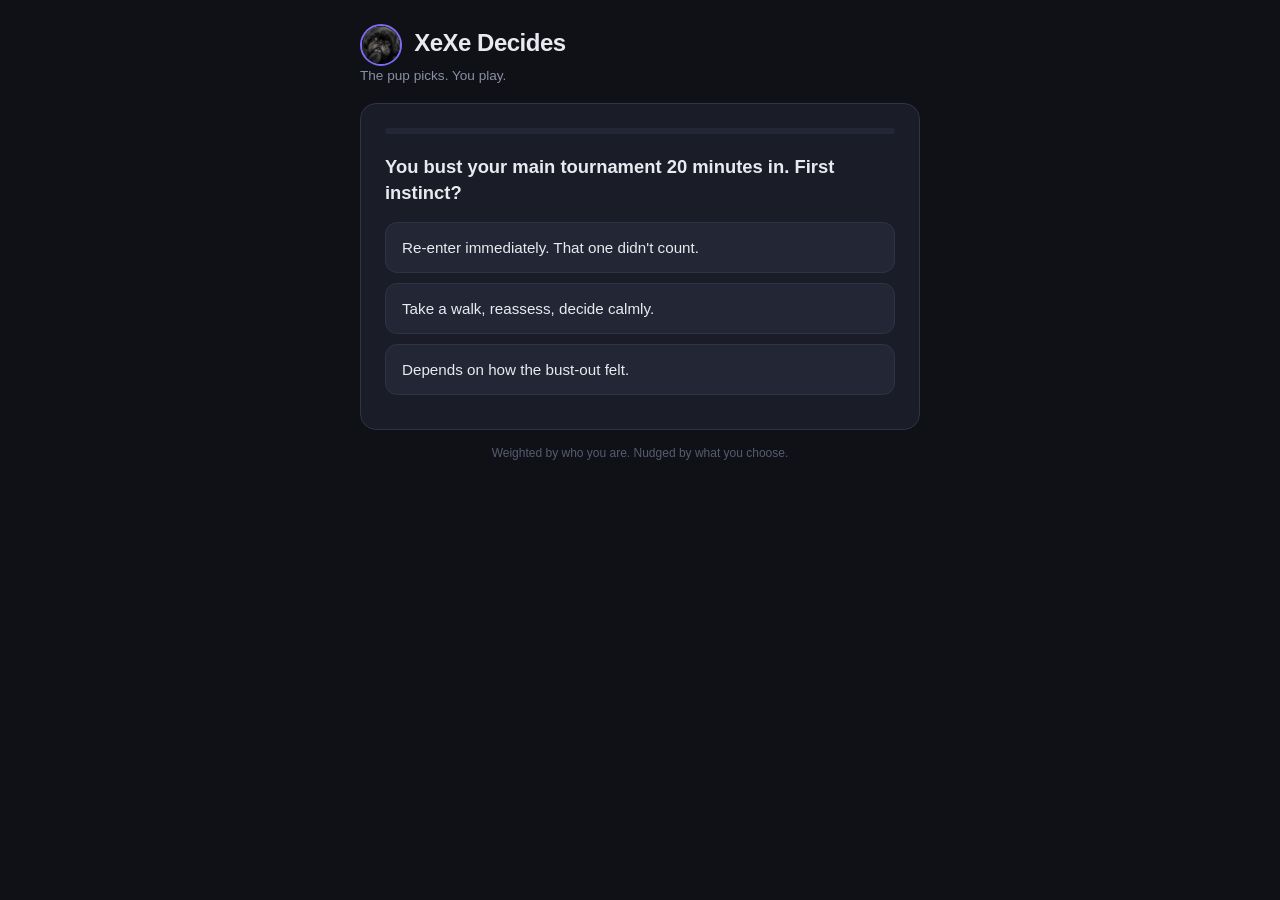
<file: xexe/index.html>
<!DOCTYPE html>
<html lang="en">
<head>
<meta charset="UTF-8">
<meta name="robots" content="noindex, nofollow, noarchive">
<meta name="viewport" content="width=device-width, initial-scale=1.0">
<title>XeXe Decides</title>
<link rel="icon" href="[data-uri]">
<style>
  :root {
    --bg: #0f1117;
    --card: #1a1d27;
    --card2: #232735;
    --text: #e8eaf0;
    --muted: #8a90a3;
    --accent: #7c6cf5;
    --accent2: #4ecdc4;
    --warn: #f5a86c;
    --danger: #f56c8a;
    --radius: 16px;
  }
  * { box-sizing: border-box; margin: 0; padding: 0; }
  body {
    font-family: -apple-system, BlinkMacSystemFont, "Segoe UI", Roboto, sans-serif;
    background: var(--bg);
    color: var(--text);
    min-height: 100vh;
    display: flex;
    justify-content: center;
    padding: 24px 16px;
  }
  .app { width: 100%; max-width: 560px; }
  header {
    display: flex; align-items: center; justify-content: space-between;
    margin-bottom: 20px;
  }
  h1 { font-size: 1.5rem; letter-spacing: -0.5px; }
  h1 .dice { display: inline-block; }
  .logo-face { width: 42px; height: 42px; border-radius: 50%; object-fit: cover; vertical-align: middle; margin-right: 6px; border: 2px solid var(--accent); }
  .subtitle { color: var(--muted); font-size: 0.85rem; margin-top: 2px; }
  .icon-btn {
    background: var(--card); border: 1px solid #2e3345; color: var(--muted);
    border-radius: 10px; padding: 8px 12px; cursor: pointer; font-size: 0.85rem;
    transition: all .15s;
  }
  .icon-btn:hover { color: var(--text); border-color: var(--accent); }
  .card {
    background: var(--card); border: 1px solid #2e3345;
    border-radius: var(--radius); padding: 24px; margin-bottom: 16px;
  }
  .hidden { display: none !important; }
  /* Quiz */
  .quiz-progress { height: 6px; background: var(--card2); border-radius: 3px; margin-bottom: 20px; overflow: hidden; }
  .quiz-progress-fill { height: 100%; background: linear-gradient(90deg, var(--accent), var(--accent2)); border-radius: 3px; transition: width .3s; }
  .quiz-q { font-size: 1.15rem; font-weight: 600; margin-bottom: 16px; line-height: 1.4; }
  .quiz-opt {
    display: block; width: 100%; text-align: left;
    background: var(--card2); border: 1px solid #2e3345; color: var(--text);
    border-radius: 12px; padding: 14px 16px; margin-bottom: 10px;
    cursor: pointer; font-size: 0.95rem; line-height: 1.4; transition: all .15s;
  }
  .quiz-opt:hover { border-color: var(--accent); transform: translateX(3px); }
  /* Options input */
  .opt-row { display: flex; gap: 8px; margin-bottom: 12px; }
  input[type=text] {
    flex: 1; background: var(--card2); border: 1px solid #2e3345; color: var(--text);
    border-radius: 10px; padding: 12px 14px; font-size: 0.95rem; outline: none;
  }
  input[type=text]:focus { border-color: var(--accent); }
  .btn {
    background: var(--accent); color: white; border: none; border-radius: 10px;
    padding: 12px 20px; font-size: 0.95rem; font-weight: 600; cursor: pointer;
    transition: all .15s;
  }
  .btn:hover { filter: brightness(1.1); }
  .btn:disabled { opacity: 0.4; cursor: not-allowed; }
  .btn-big { width: 100%; padding: 16px; font-size: 1.05rem; border-radius: 12px;
    background: linear-gradient(135deg, var(--accent), #5d8af5); }
  .btn-ghost { background: var(--card2); color: var(--muted); border: 1px solid #2e3345; }
  .btn-ghost:hover { color: var(--text); }
  .chip-list { display: flex; flex-direction: column; gap: 8px; margin-bottom: 16px; }
  .chip {
    display: flex; align-items: center; gap: 10px;
    background: var(--card2); border: 1px solid #2e3345; border-radius: 12px;
    padding: 10px 14px;
  }
  .chip .name { flex: 1; font-size: 0.95rem; }
  .tag-btn {
    background: transparent; border: 1px solid #3a4055; color: var(--muted);
    border-radius: 8px; padding: 4px 9px; font-size: 0.75rem; cursor: pointer; transition: all .15s;
  }
  .tag-btn.active-high { background: #f56c8a22; border-color: var(--danger); color: var(--danger); }
  .tag-btn.active-med { background: #f5a86c22; border-color: var(--warn); color: var(--warn); }
  .tag-btn.active-safe { background: #4ecdc422; border-color: var(--accent2); color: var(--accent2); }
  .tag-btn.active-boring { background: #8a90a322; border-color: var(--muted); color: var(--muted); }
  .remove-btn { background: none; border: none; color: var(--muted); cursor: pointer; font-size: 1.1rem; padding: 0 4px; }
  .remove-btn:hover { color: var(--danger); }
  .hint { color: var(--muted); font-size: 0.8rem; margin-bottom: 14px; line-height: 1.5; }
  /* Result */
  .rolling { text-align: center; padding: 30px 0; }
  .shake-stage { position: relative; display: inline-block; }
  #shakeImg { width: 220px; max-width: 70vw; border-radius: 18px; display: block; }
  .die-fallback { font-size: 4.5rem; padding: 30px; }
  .shk-1 { animation: shake1 .5s ease-in-out infinite; }
  .shk-2 { animation: shake2 .28s ease-in-out infinite; }
  .shk-3 { animation: shake3 .12s linear infinite; }
  .boom  { animation: boom .38s ease-in forwards; }
  @keyframes shake1 {
    0%,100% { transform: rotate(0) translate(0,0); }
    25% { transform: rotate(-2deg) translate(-2px,1px); }
    75% { transform: rotate(2deg) translate(2px,-1px); }
  }
  @keyframes shake2 {
    0%,100% { transform: rotate(0) translate(0,0) scale(1.03); }
    25% { transform: rotate(-5deg) translate(-6px,3px) scale(1.03); }
    75% { transform: rotate(5deg) translate(6px,-3px) scale(1.03); }
  }
  @keyframes shake3 {
    0%,100% { transform: rotate(0) translate(0,0) scale(1.08); }
    20% { transform: rotate(-8deg) translate(-10px,6px) scale(1.08); }
    40% { transform: rotate(7deg) translate(9px,-7px) scale(1.08); }
    60% { transform: rotate(-7deg) translate(-8px,-5px) scale(1.08); }
    80% { transform: rotate(8deg) translate(10px,5px) scale(1.08); }
  }
  @keyframes boom {
    0% { transform: scale(1.08); opacity: 1; filter: brightness(1); }
    60% { transform: scale(1.5); opacity: .9; filter: brightness(2); }
    100% { transform: scale(2.1); opacity: 0; filter: brightness(3); }
  }
  .spark {
    position: absolute; left: 50%; top: 50%; font-size: 1.6rem; pointer-events: none;
    animation: fly .7s ease-out forwards;
  }
  @keyframes fly {
    0% { transform: translate(-50%,-50%) scale(.6); opacity: 1; }
    100% { transform: translate(calc(-50% + var(--dx)), calc(-50% + var(--dy))) scale(1.4) rotate(var(--rot)); opacity: 0; }
  }
  .result-card { text-align: center; padding: 32px 24px; }
  .verdict-label { color: var(--muted); font-size: 0.8rem; text-transform: uppercase; letter-spacing: 2px; margin-bottom: 10px; }
  .verdict {
    font-size: 1.9rem; font-weight: 700; margin-bottom: 14px;
    background: linear-gradient(90deg, var(--accent), var(--accent2));
    -webkit-background-clip: text; background-clip: text; -webkit-text-fill-color: transparent;
  }
  .verdict-msg { color: var(--text); font-size: 0.98rem; line-height: 1.55; margin-bottom: 8px; }
  .verdict-conf { color: var(--muted); font-size: 0.82rem; margin-bottom: 22px; }
  .result-actions { display: flex; gap: 10px; justify-content: center; }
  /* Profile */
  .trait-row { margin-bottom: 14px; }
  .trait-labels { display: flex; justify-content: space-between; font-size: 0.8rem; color: var(--muted); margin-bottom: 5px; }
  .trait-bar { height: 10px; background: var(--card2); border-radius: 5px; overflow: hidden; }
  .trait-fill { height: 100%; background: linear-gradient(90deg, var(--accent), var(--accent2)); border-radius: 5px; transition: width .4s; }
  .archetype { text-align: center; margin-bottom: 20px; }
  .archetype .emoji { font-size: 2.5rem; }
  .archetype .name { font-size: 1.2rem; font-weight: 700; margin-top: 6px; }
  .archetype .desc { color: var(--muted); font-size: 0.85rem; margin-top: 4px; line-height: 1.5; }
  .learn-note { font-size: 0.78rem; color: var(--muted); text-align: center; margin-top: 14px; font-style: italic; }
  .preset-row { display: flex; flex-wrap: wrap; gap: 8px; margin-bottom: 18px; }
  .preset-chip {
    display: inline-flex; align-items: center; gap: 6px;
    background: #7c6cf51a; border: 1px solid #7c6cf555; color: var(--text);
    border-radius: 20px; padding: 7px 14px; font-size: 0.85rem; cursor: pointer; transition: all .15s;
  }
  .preset-chip:hover { border-color: var(--accent); background: #7c6cf533; }
  .preset-chip .del { color: var(--muted); font-size: 0.9rem; padding-left: 2px; }
  .preset-chip .del:hover { color: var(--danger); }
  .chain-note { font-size: 0.8rem; color: var(--warn); margin-top: 10px; }
  .footer-note { text-align: center; color: #565c70; font-size: 0.75rem; margin-top: 8px; }
</style>
</head>
<body>
<div class="app">
  <header>
    <div>
      <h1><img class="logo-face" src="[data-uri]" alt="XeXe"> XeXe Decides</h1>
      <div class="subtitle">The pup picks. You play.</div>
    </div>
    <button class="icon-btn hidden" id="profileBtn" onclick="showProfile()">👤 Profile</button>
  </header>

  <!-- QUIZ -->
  <div class="card" id="quizCard">
    <div class="quiz-progress"><div class="quiz-progress-fill" id="quizFill" style="width:0%"></div></div>
    <div class="quiz-q" id="quizQ"></div>
    <div id="quizOpts"></div>
  </div>

  <!-- DECIDE -->
  <div class="card hidden" id="decideCard">
    <div id="readyBar" class="hidden" style="text-align:center">
      <div class="quiz-q" style="font-size:1.05rem">Ready when you are</div>
      <div class="hint" id="readyCount" style="margin-top:2px"></div>
      <button class="btn btn-big" style="margin-top:14px" onclick="decide()">🎲 Make Decision</button>
      <div><button class="btn btn-ghost" style="margin-top:12px;font-size:.85rem;padding:8px 14px" onclick="setOptMode(true)">⚙ Change options</button></div>
    </div>
    <div id="presetSection">
      <div class="hint" style="margin-bottom:8px">Quick decisions:</div>
      <div class="preset-row" id="presetRow"></div>
    </div>
    <div class="quiz-q" style="font-size:1.05rem" id="decideTitle">What are you deciding between?</div>
    <div class="hint" id="optHint">Add your options. Optionally rate each one — <b style="color:var(--danger)">high risk</b>, <b style="color:var(--warn)">medium risk</b>, <b style="color:var(--accent2)">safe</b>, or <b style="color:var(--muted)">boring</b> — so the roll leans with your personality.</div>
    <div class="opt-row" id="optRow">
      <input type="text" id="optInput" placeholder="e.g. Try the new ramen place" maxlength="80">
      <button class="btn" onclick="addOption()">Add</button>
    </div>
    <div class="chip-list" id="chipList"></div>
    <button class="btn btn-big" id="decideBtn" onclick="decide()" disabled>Roll the dice</button>
    <button class="btn btn-ghost hidden" id="savePresetBtn" style="width:100%;margin-top:10px" onclick="saveCurrentAsPreset()">💾 Save as preset</button>
    <button class="btn btn-big hidden" id="doneOptsBtn" style="margin-top:10px" onclick="setOptMode(false)">✓ Done — ready to decide</button>
  </div>

  <!-- ROLLING -->
  <div class="card rolling hidden" id="rollingCard">
    <div class="shake-stage" id="shakeStage">
      <img id="shakeImg" src="[data-uri]" alt="Thinking..."
           onerror="this.classList.add('hidden');document.getElementById('shakeFallback').classList.remove('hidden')">
      <div id="shakeFallback" class="die-fallback hidden">🎲</div>
    </div>
    <div style="color:var(--muted);margin-top:14px" id="rollingText">Consulting fate…</div>
  </div>

  <!-- RESULT -->
  <div class="card result-card hidden" id="resultCard">
    <div class="verdict-label">XeXe has decided</div>
    <div class="verdict" id="verdictText"></div>
    <div class="verdict-msg" id="verdictMsg"></div>
    <div class="verdict-conf" id="verdictConf"></div>
    <div class="result-actions">
      <button class="btn" onclick="acceptResult()">✓ I'll do it</button>
      <button class="btn btn-ghost" onclick="reroll()">↻ Reroll</button>
      <button class="btn btn-ghost" onclick="newDecision()">New decision</button>
    </div>
    <div class="learn-note" id="learnNote"></div>
  </div>

  <!-- PROFILE -->
  <div class="card hidden" id="profileCard">
    <div class="archetype">
      <div class="emoji" id="archEmoji"></div>
      <div class="name" id="archName"></div>
      <div class="desc" id="archDesc"></div>
    </div>
    <div id="traitBars"></div>
    <div class="learn-note">Your profile evolves as you accept or reroll decisions.</div>
    <div style="display:flex;gap:10px;margin-top:18px;justify-content:center">
      <button class="btn btn-ghost" onclick="retakeQuiz()">Retake quiz</button>
      <button class="btn btn-ghost" onclick="backToDecide()">← Back</button>
    </div>
  </div>

  <div class="footer-note">Weighted by who you are. Nudged by what you choose.</div>
</div>

<script>
// ---------- Personality model ----------
// Traits 0–100: risk (safe↔bold), spontaneity (deliberate↔impulsive),
// gut (logic↔gut), novelty (familiar↔new)
const TRAITS = [
  { key: 'risk',        low: 'Nit',            high: 'Gambler' },
  { key: 'spontaneity', low: 'Disciplined',    high: 'Impulsive' },
  { key: 'gut',         low: 'GTO brain',      high: 'Feel player' },
  { key: 'novelty',     low: 'Creature of habit', high: 'Action junkie' },
];

const QUIZ = [
  { q: "You bust your main tournament 20 minutes in. First instinct?",
    opts: [
      { t: "Re-enter immediately. That one didn't count.", d: { risk: +15, spontaneity: +15 } },
      { t: "Take a walk, reassess, decide calmly.", d: { spontaneity: -15, gut: -5 } },
      { t: "Depends on how the bust-out felt.", d: { gut: +15 } },
    ]},
  { q: "How do you treat your poker bankroll?",
    opts: [
      { t: "Strict buy-in rules. I never take shots I can't afford.", d: { risk: -20, spontaneity: -10 } },
      { t: "Guidelines, not rules. Right spot? I'll take the shot.", d: { risk: +10, gut: +5 } },
      { t: "Bankroll management is for people scared of variance.", d: { risk: +20, spontaneity: +10 } },
    ]},
  { q: "Facing a big river shove with a bluff-catcher, you usually…",
    opts: [
      { t: "Replay the hand, count combos, work out the price.", d: { gut: -20 } },
      { t: "Trust the read. My gut has seen this movie before.", d: { gut: +20 } },
      { t: "If in doubt, call. I'd rather lose than wonder.", d: { risk: +15, gut: +10 } },
    ]},
  { q: "There's a PLO game running and you're a hold'em player. You…",
    opts: [
      { t: "Sit down. New game, new edge to find.", d: { novelty: +20, risk: +10 } },
      { t: "Sweat a few orbits first, then maybe.", d: { novelty: +5, spontaneity: -10 } },
      { t: "Stay in my lane. Hold'em pays my bills.", d: { novelty: -20 } },
    ]},
  { q: "You win a satellite seat to an event way above your roll. You…",
    opts: [
      { t: "Play it. This is what we're here for.", d: { risk: +20, novelty: +10 } },
      { t: "Sell the seat, bank the profit.", d: { risk: -20 } },
      { t: "Sell some action, keep a piece, play.", d: { risk: -5, gut: -10 } },
    ]},
  { q: "After a big score, the money mostly goes to…",
    opts: [
      { t: "The bankroll. Ammo for bigger games.", d: { risk: +10, novelty: +5 } },
      { t: "Savings and bills first. Poker money becomes real money.", d: { risk: -15, spontaneity: -10 } },
      { t: "A celebration first, then I figure it out.", d: { spontaneity: +20 } },
    ]},
];

const STORE_KEY = 'kismet_profile_v1';
const PRESET_KEY = 'kismet_presets_v3';

// Options may carry `nextPreset: '<preset name>'` — a follow-up decision
// that loads (ready to edit & roll) if the option wins and is accepted.
const DEFAULT_PRESETS = [
  {
    name: '🃏 Busted — what now?',
    options: [
      { name: 'Re-Enter Tournament', tag: 'high' },
      { name: 'Max Late Reg Another', tag: 'med' },
      { name: 'Enter Different Tournament', tag: 'med' },
      { name: 'Play Online', tag: 'safe' },
      { name: 'Stop Playing', tag: 'safe', nextPreset: '🛑 Stopped — so what instead?' },
    ],
  },
  {
    name: '🛑 Stopped — so what instead?',
    options: [
      { name: 'Go home and relax', tag: 'boring' },
      { name: 'Go home and play online', tag: 'safe' },
      { name: 'Go to the bar', tag: 'med' },
      { name: 'Play Cash Games', tag: 'high' },
    ],
  },
];

let presets = null;
let profile = null;
let quizIdx = 0;
let quizAcc = { risk: 50, spontaneity: 50, gut: 50, novelty: 50 };
let options = [];
let optEdit = true; // { name, tag: null|'high'|'med'|'safe'|'boring', next?: {name, options} }
const TAGS = [
  { key: 'high',   label: 'high risk',   icon: '🔥', cls: 'active-high' },
  { key: 'med',    label: 'med risk',    icon: '⚖️', cls: 'active-med' },
  { key: 'safe',   label: 'safe',        icon: '🛡', cls: 'active-safe' },
  { key: 'boring', label: 'boring',      icon: '😴', cls: 'active-boring' },
];
let lastPick = null;
let rerollCount = 0;

function clamp(v) { return Math.max(5, Math.min(95, v)); }
function load() {
  try { return JSON.parse(localStorage.getItem(STORE_KEY)); } catch(e) { return null; }
}
function save() { try { localStorage.setItem(STORE_KEY, JSON.stringify(profile)); } catch(e) {} }
function loadPresets() {
  try {
    const p = JSON.parse(localStorage.getItem(PRESET_KEY));
    if (Array.isArray(p) && p.length) return p;
  } catch(e) {}
  return JSON.parse(JSON.stringify(DEFAULT_PRESETS));
}
function savePresets() { try { localStorage.setItem(PRESET_KEY, JSON.stringify(presets)); } catch(e) {} }

// ---------- Presets ----------
function renderPresets() {
  const row = document.getElementById('presetRow');
  row.innerHTML = '';
  presets.forEach((p, i) => {
    const chip = document.createElement('button');
    chip.className = 'preset-chip';
    const label = document.createElement('span');
    label.textContent = p.name;
    const del = document.createElement('span');
    del.className = 'del'; del.textContent = '×'; del.title = 'Delete preset';
    del.onclick = (e) => {
      e.stopPropagation();
      if (confirm('Delete preset "' + p.name + '"?')) { presets.splice(i, 1); savePresets(); renderPresets(); }
    };
    chip.onclick = () => loadPreset(p);
    chip.append(label, del);
    row.appendChild(chip);
  });
  document.getElementById('presetSection').classList.toggle('hidden', presets.length === 0);
}
let currentPresetName = null;
function loadPreset(p) {
  options = JSON.parse(JSON.stringify(p.options));
  currentPresetName = p.name;
  optEdit = false;
  document.getElementById('decideTitle').textContent = p.name;
  renderChips();
  show('decideCard');
}
function saveCurrentAsPreset() {
  const name = prompt('Preset name (same name = overwrite):', currentPresetName || '');
  if (!name || !name.trim()) return;
  const trimmed = name.trim();
  const existing = presets.find(x => x.name === trimmed);
  const copy = JSON.parse(JSON.stringify(options));
  if (existing) existing.options = copy;
  else presets.push({ name: trimmed, options: copy });
  currentPresetName = trimmed;
  savePresets();
  renderPresets();
}

// ---------- Quiz ----------
function showQuiz() {
  quizIdx = 0;
  quizAcc = { risk: 50, spontaneity: 50, gut: 50, novelty: 50 };
  show('quizCard');
  renderQuizQ();
}
function renderQuizQ() {
  const item = QUIZ[quizIdx];
  document.getElementById('quizFill').style.width = (quizIdx / QUIZ.length * 100) + '%';
  document.getElementById('quizQ').textContent = item.q;
  const box = document.getElementById('quizOpts');
  box.innerHTML = '';
  item.opts.forEach(o => {
    const b = document.createElement('button');
    b.className = 'quiz-opt';
    b.textContent = o.t;
    b.onclick = () => answerQuiz(o.d);
    box.appendChild(b);
  });
}
function answerQuiz(delta) {
  for (const k in delta) quizAcc[k] = clamp(quizAcc[k] + delta[k]);
  quizIdx++;
  if (quizIdx < QUIZ.length) renderQuizQ();
  else {
    profile = { traits: quizAcc, decisions: 0 };
    save();
    if (presets && presets.length) loadPreset(presets[0]);
    else backToDecide();
  }
}
function retakeQuiz() { showQuiz(); }

// ---------- Options ----------
function addOption() {
  const inp = document.getElementById('optInput');
  const name = inp.value.trim();
  if (!name || options.length >= 10) return;
  options.push({ name, tag: null });
  inp.value = '';
  inp.focus();
  renderChips();
}
function renderChips() {
  const list = document.getElementById('chipList');
  list.innerHTML = '';
  options.forEach((o, i) => {
    const chip = document.createElement('div');
    chip.className = 'chip';
    const nm = document.createElement('span');
    nm.className = 'name'; nm.textContent = o.name;
    chip.appendChild(nm);
    TAGS.forEach(tg => {
      const active = o.tag === tg.key;
      const b = mkTag(active ? tg.icon + ' ' + tg.label : tg.label, active ? tg.cls : '', () => {
        o.tag = active ? null : tg.key; renderChips();
      });
      chip.appendChild(b);
    });
    const rm = document.createElement('button');
    rm.className = 'remove-btn'; rm.textContent = '×';
    rm.onclick = () => { options.splice(i, 1); renderChips(); };
    chip.appendChild(rm);
    list.appendChild(chip);
  });
  document.getElementById('decideBtn').disabled = options.length < 2;
  document.getElementById('savePresetBtn').classList.toggle('hidden', options.length < 2);
  syncOptMode();
}
function mkTag(label, cls, fn) {
  const b = document.createElement('button');
  b.className = 'tag-btn ' + cls; b.textContent = label; b.onclick = fn;
  return b;
}
document.getElementById('optInput').addEventListener('keydown', e => { if (e.key === 'Enter') addOption(); });

// ---------- Weighted RNG ----------
function computeWeights() {
  const t = profile.traits;
  const r = t.risk / 100, inv = 1 - r;
  return options.map(o => {
    let w = 1;
    if (o.tag === 'high')   w *= 0.3 + 1.4 * r;              // 0.3–1.7: bold folks land here
    if (o.tag === 'med')    w *= 0.8 + 0.4 * r;              // 0.8–1.2: mild tilt
    if (o.tag === 'safe')   w *= 0.4 + 1.2 * inv;            // 0.4–1.6: cautious folks land here
    if (o.tag === 'boring') w *= (0.3 + 1.1 * inv) * (1.3 - 0.7 * (t.novelty / 100)); // penalized by novelty-seeking
    return w;
  }).map(w => {
    // Spontaneity flattens weights toward uniform (an impulsive person is truly random)
    const flat = profile.traits.spontaneity / 130; // 0–0.73
    return w * (1 - flat) + 1 * flat;
  });
}
function weightedPick(weights) {
  const total = weights.reduce((a, b) => a + b, 0);
  let r = Math.random() * total;
  for (let i = 0; i < weights.length; i++) {
    r -= weights[i];
    if (r <= 0) return i;
  }
  return weights.length - 1;
}

// ---------- Decide flow ----------
function decide() {
  rerollCount = 0;
  runRoll();
}
function shakeTarget() {
  const img = document.getElementById('shakeImg');
  return img.classList.contains('hidden') ? document.getElementById('shakeFallback') : img;
}
function burstSparks() {
  const stage = document.getElementById('shakeStage');
  const emojis = ['🎲','✨','💥','🃏','♠️','♦️'];
  for (let i = 0; i < 14; i++) {
    const s = document.createElement('span');
    s.className = 'spark';
    s.textContent = emojis[Math.floor(Math.random() * emojis.length)];
    const ang = Math.random() * Math.PI * 2;
    const dist = 90 + Math.random() * 130;
    s.style.setProperty('--dx', Math.cos(ang) * dist + 'px');
    s.style.setProperty('--dy', Math.sin(ang) * dist + 'px');
    s.style.setProperty('--rot', (Math.random() * 360 - 180) + 'deg');
    stage.appendChild(s);
    setTimeout(() => s.remove(), 800);
  }
}
function runRoll() {
  show('rollingCard');
  const texts = ['Consulting fate…', 'Reading your vibe…', 'Weighing the odds…', 'Shaking the dice…'];
  document.getElementById('rollingText').textContent = texts[Math.floor(Math.random() * texts.length)];
  const el = shakeTarget();
  el.classList.remove('shk-1','shk-2','shk-3','boom');
  // Shake with building intensity, then explode into the result
  el.classList.add('shk-1');
  setTimeout(() => { el.classList.replace('shk-1','shk-2'); }, 700);
  setTimeout(() => { el.classList.replace('shk-2','shk-3');
    document.getElementById('rollingText').textContent = 'It knows…'; }, 1400);
  setTimeout(() => {
    el.classList.remove('shk-3');
    el.classList.add('boom');
    burstSparks();
  }, 2100);
  setTimeout(() => {
    el.classList.remove('boom');
    const weights = computeWeights();
    let idx = weightedPick(weights);
    // On reroll, avoid immediately repeating the same pick when possible
    if (lastPick !== null && options.length > 1 && rerollCount > 0 && idx === lastPick.idx) {
      const w2 = weights.slice(); w2[idx] = 0;
      idx = weightedPick(w2);
    }
    lastPick = { idx, option: options[idx], weights };
    renderResult();
  }, 2550);
}
function renderResult() {
  const t = profile.traits;
  const o = lastPick.option;
  document.getElementById('verdictText').textContent = o.name;

  // Personality-flavored message
  const msgs = [];
  if (t.gut >= 60) {
    msgs.push("Your gut already knew — this just made it official.",
              "It feels right, and for you, that's the whole argument.",
              "Some choices aren't meant to be reasoned. This is one.");
  } else if (t.gut <= 40) {
    const w = lastPick.weights;
    const total = w.reduce((a,b)=>a+b,0);
    const pct = Math.round(w[lastPick.idx] / total * 100);
    msgs.push(`For the record: this option carried ${pct}% of the weighted probability. The math has spoken.`,
              `Statistically speaking, this pick had a ${pct}% weighted share. Reasonable odds, reasonable choice.`);
  } else {
    msgs.push("A fair roll, tilted ever so slightly toward who you are.",
              "The universe flipped a coin — one shaped like you.");
  }
  if (o.tag === 'high' && t.risk >= 60) msgs.push("The high-risk line, for a high-risk player. Ship it.");
  if (o.tag === 'high' && t.risk < 40) msgs.push("A gamble against your usual style. The dice want to see you sweat.");
  if (o.tag === 'med') msgs.push("The middle path. Respectable EV, minimal regret.");
  if (o.tag === 'safe' && t.risk <= 40) msgs.push("The steady choice. You knew it, the dice knew it.");
  if (o.tag === 'boring') msgs.push("Boring won. Sometimes boring is the smartest play at the table.");
  document.getElementById('verdictMsg').textContent = msgs[Math.floor(Math.random() * msgs.length)];
  // Follow-up chain notice
  document.getElementById('verdictConf').style.color = '';
  if (o.nextPreset) {
    document.getElementById('verdictConf').textContent = '⚡ Accepting this leads to a second choice: ' + o.nextPreset;
    document.getElementById('verdictConf').style.color = 'var(--warn)';
    document.getElementById('learnNote').textContent = '';
    show('resultCard');
    return;
  }

  // Confidence line based on decisiveness proxy (low spontaneity = wants certainty)
  const conf = t.spontaneity <= 40
    ? "Verdict delivered with full confidence. No takebacks recommended."
    : t.spontaneity >= 70
      ? "Or reroll. Or don't. Life's a jazz solo."
      : "Feel free to reroll — but notice how you feel about this one first.";
  document.getElementById('verdictConf').textContent = conf;
  document.getElementById('learnNote').textContent =
    profile.decisions > 0 ? `XeXe has learned from ${profile.decisions} of your decisions.` : '';
  show('resultCard');
}

// ---------- Learning ----------
function nudge(key, amt) { profile.traits[key] = clamp(profile.traits[key] + amt); }
function acceptResult() {
  const o = lastPick.option;
  if (o.tag === 'high')   nudge('risk', +4);
  if (o.tag === 'med')    nudge('risk', +1);
  if (o.tag === 'safe')   nudge('risk', -2);
  if (o.tag === 'boring') { nudge('risk', -3); nudge('novelty', -2); }
  if (rerollCount === 0) nudge('gut', +2); // accepted first roll → trusts instinct
  profile.decisions++;
  save();
  if (o.nextPreset) {
    // Chained decision: load the follow-up preset, ready to edit or roll
    const p = presets.find(x => x.name === o.nextPreset);
    if (p) { loadPreset(p); return; }
  }
  newDecision();
}
function reroll() {
  const o = lastPick.option;
  // Rejecting a pick nudges away from its qualities
  if (o.tag === 'high')   nudge('risk', -3);
  if (o.tag === 'med')    nudge('risk', -1);
  if (o.tag === 'safe')   nudge('risk', +2);
  if (o.tag === 'boring') { nudge('risk', +3); nudge('novelty', +2); }
  nudge('gut', -1); // rerolling = second-guessing
  rerollCount++;
  save();
  runRoll();
}
function newDecision() {
  options = [];
  lastPick = null;
  currentPresetName = null;
  document.getElementById('decideTitle').textContent = 'What are you deciding between?';
  renderChips();
  backToDecide();
}

// ---------- Profile ----------
const ARCHETYPES = [
  { test: t => t.risk >= 60 && t.novelty >= 60, emoji: '🔥', name: 'The Action Player', desc: 'High risk, always hunting a new game. Your dice fire bullets first and ask questions later.' },
  { test: t => t.risk <= 40 && t.spontaneity <= 40, emoji: '🗿', name: 'The Nit', desc: 'Disciplined and bankroll-first. Your dice respect a stop-loss.' },
  { test: t => t.gut >= 60 && t.spontaneity >= 60, emoji: '🌊', name: 'The Feel Player', desc: 'Reads over ranges, vibes over variance. Your dice trust the gut.' },
  { test: t => t.gut <= 40, emoji: '📐', name: 'The GTO Grinder', desc: 'Solver-brained. Your dice come with probability disclosures.' },
  { test: t => t.novelty <= 40, emoji: '🏡', name: 'The Regular', desc: 'Same game, same seat, steady profit. Your dice keep the routine in rotation.' },
  { test: () => true, emoji: '⚖️', name: 'The Balanced Range', desc: 'A mix of everything. Your dice stay honest and unexploitable.' },
];
function showProfile() {
  const t = profile.traits;
  const arch = ARCHETYPES.find(a => a.test(t));
  document.getElementById('archEmoji').textContent = arch.emoji;
  document.getElementById('archName').textContent = arch.name;
  document.getElementById('archDesc').textContent = arch.desc;
  const box = document.getElementById('traitBars');
  box.innerHTML = '';
  TRAITS.forEach(tr => {
    const row = document.createElement('div');
    row.className = 'trait-row';
    row.innerHTML = `<div class="trait-labels"><span>${tr.low}</span><span>${tr.high}</span></div>
      <div class="trait-bar"><div class="trait-fill" style="width:${t[tr.key]}%"></div></div>`;
    box.appendChild(row);
  });
  show('profileCard');
}

// ---------- Navigation ----------
const CARDS = ['quizCard', 'decideCard', 'rollingCard', 'resultCard', 'profileCard'];
function show(id) {
  CARDS.forEach(c => document.getElementById(c).classList.toggle('hidden', c !== id));
  document.getElementById('profileBtn').classList.toggle('hidden', !profile || id === 'quizCard');
}
function backToDecide() { show('decideCard'); }

// ---------- Init ----------
profile = load();
presets = loadPresets();
renderPresets();
if (profile && profile.traits) {
  // Open ready to roll: preload the first preset
  if (presets.length) loadPreset(presets[0]);
  else backToDecide();
} else showQuiz();

/* ---------- collapsed options / ready mode ---------- */
function setOptMode(edit) { optEdit = edit; syncOptMode(); }
function syncOptMode() {
  const el = id => document.getElementById(id);
  if (!el('readyBar')) return;
  const canDecide = options.length >= 2;
  const edit = optEdit || !canDecide;
  el('readyBar').classList.toggle('hidden', edit);
  el('decideTitle').classList.toggle('hidden', !edit);
  el('optHint').classList.toggle('hidden', !edit);
  el('optRow').classList.toggle('hidden', !edit);
  el('chipList').classList.toggle('hidden', !edit);
  el('presetSection').classList.toggle('hidden', !edit || presets.length === 0);
  el('decideBtn').classList.add('hidden');
  el('savePresetBtn').classList.toggle('hidden', !edit || options.length < 2);
  el('doneOptsBtn').classList.toggle('hidden', !edit);
  el('doneOptsBtn').disabled = !canDecide;
  if (!edit) el('readyCount').textContent = options.length + ' options loaded' + (currentPresetName ? ' · ' + currentPresetName : '');
}
</script>
</body>
</html>
</file>
